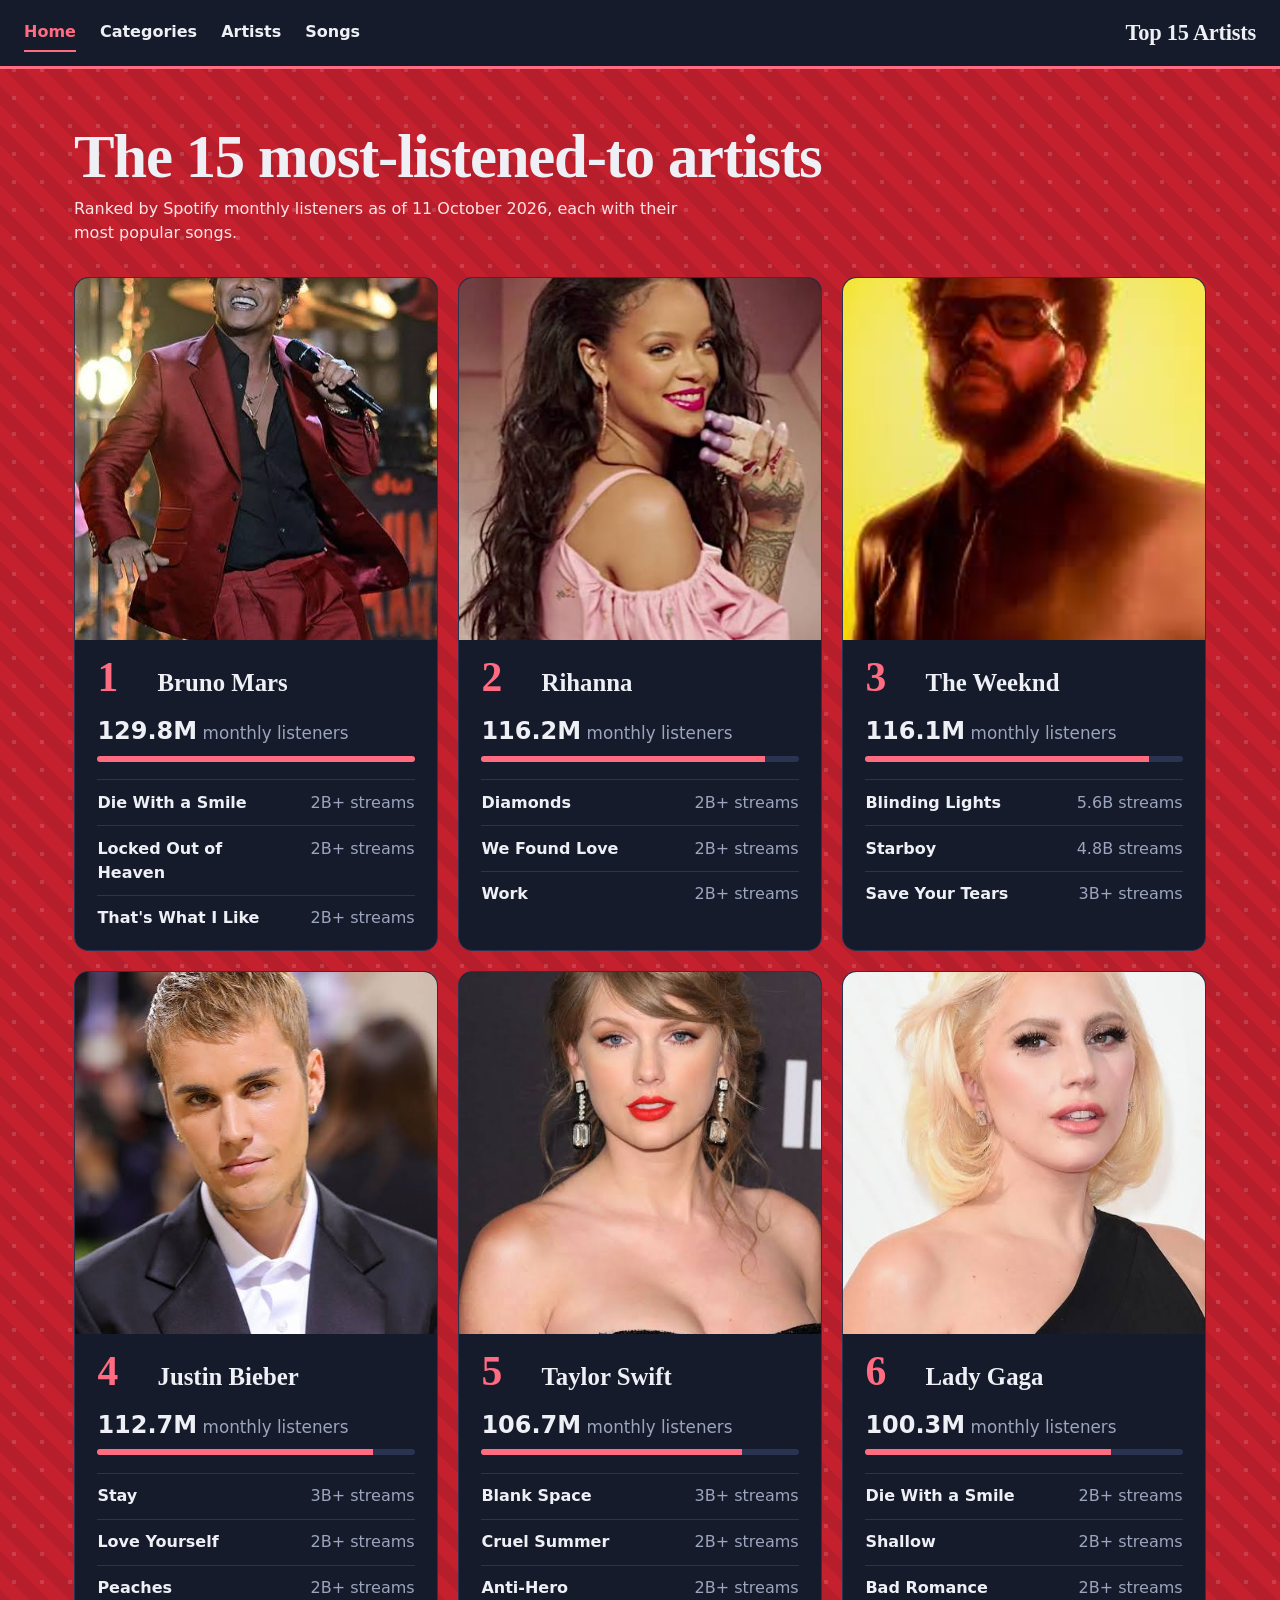
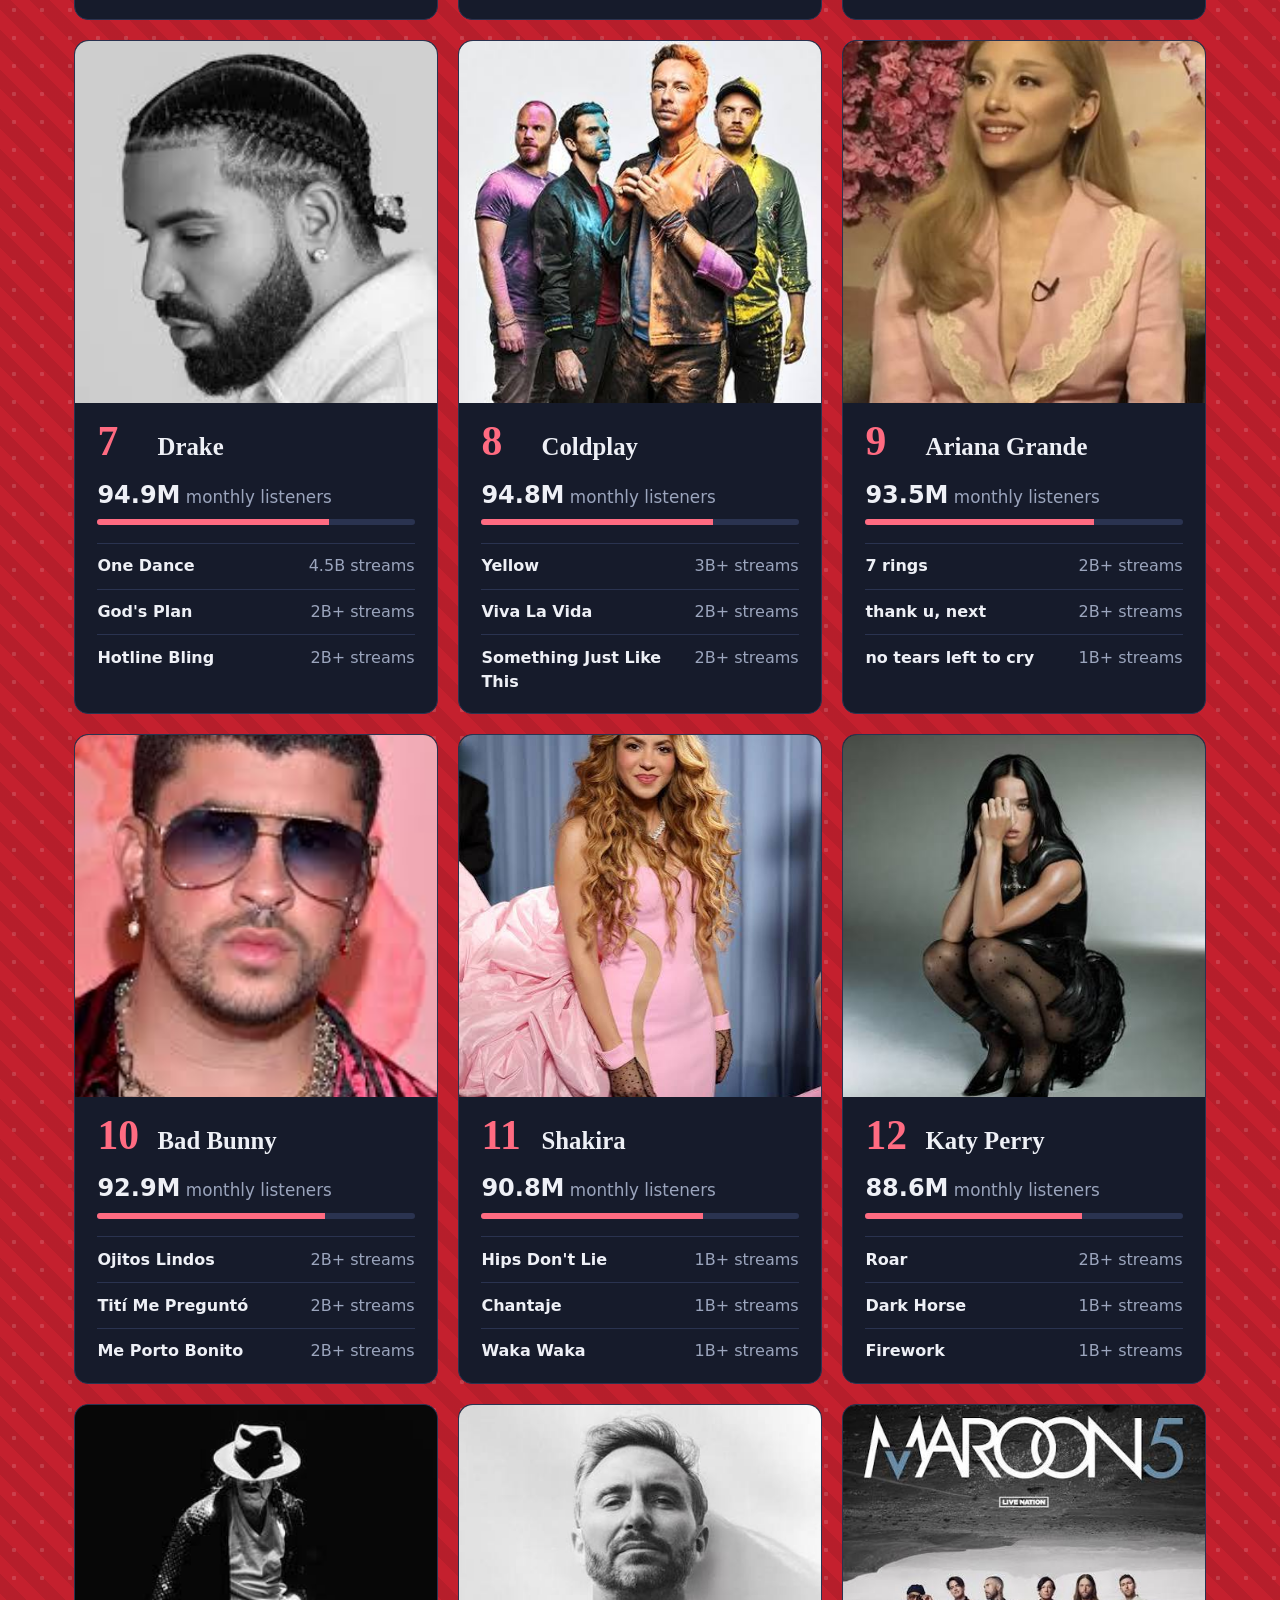
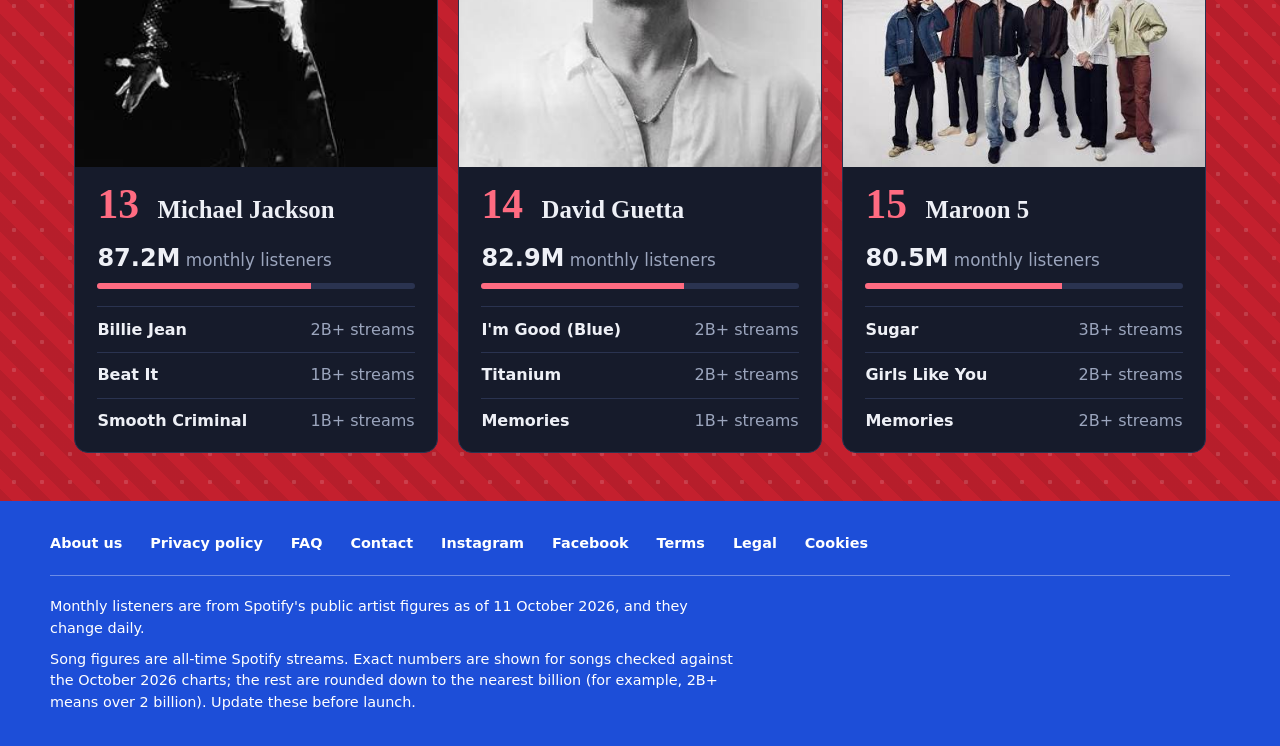
<file: index.html>
<!DOCTYPE html>
<html lang="en">
<head>
  <meta charset="UTF-8">
  <meta name="viewport" content="width=device-width, initial-scale=1">
  <title>Top 15 Artists Right Now</title>
  <link rel="stylesheet" href="styles.css">
</head>
<body>
  <header class="top-bar" id="top">
    <nav class="main-nav" aria-label="Main">
      <ul>
        <li><a href="#top" aria-current="page">Home</a></li>
        <li><a href="categories.html">Categories</a></li>
        <li><a href="artists.html">Artists</a></li>
        <li><a href="songs.html">Songs</a></li>
      </ul>
    </nav>
    <p class="brand">Top 15 Artists</p>
  </header>

  <header class="site-header">
    <h1>The 15 most-listened-to artists</h1>
    <p>Ranked by Spotify monthly listeners as of 11 October 2026, each with their most popular songs.</p>
  </header>

  <main>
    <ul class="grid" id="artists">
    <li class="card">
      <div class="photo"><img src="images/b.jpg" alt="Photo of Bruno Mars" width="400" height="400" loading="lazy" onerror="this.style.visibility='hidden'"></div>
      <div class="card-top">
        <span class="rank">1</span>
        <h2 class="artist"><a href="https://open.spotify.com/search/This%20Is%20Bruno%20Mars/playlists" target="_blank" rel="noopener noreferrer">Bruno Mars</a></h2>
      </div>
      <p class="listeners"><strong>129.8M</strong> <span>monthly listeners</span></p>
      <div class="bar" aria-hidden="true"><i style="width:100.0%"></i></div>
      <ol class="songs" aria-label="Most popular songs by Bruno Mars">
          <li><span class="song-title"><a href="https://open.spotify.com/search/Die%20With%20a%20Smile%20Bruno%20Mars" target="_blank" rel="noopener noreferrer">Die With a Smile</a></span><span class="song-streams">2B+ streams</span></li>
          <li><span class="song-title"><a href="https://open.spotify.com/search/Locked%20Out%20of%20Heaven%20Bruno%20Mars" target="_blank" rel="noopener noreferrer">Locked Out of Heaven</a></span><span class="song-streams">2B+ streams</span></li>
          <li><span class="song-title"><a href="https://open.spotify.com/search/That%27s%20What%20I%20Like%20Bruno%20Mars" target="_blank" rel="noopener noreferrer">That&#x27;s What I Like</a></span><span class="song-streams">2B+ streams</span></li>
      </ol>
    </li>
    <li class="card">
      <div class="photo"><img src="images/r.jpg" alt="Photo of Rihanna" width="400" height="400" loading="lazy" onerror="this.style.visibility='hidden'"></div>
      <div class="card-top">
        <span class="rank">2</span>
        <h2 class="artist"><a href="https://open.spotify.com/search/This%20Is%20Rihanna/playlists" target="_blank" rel="noopener noreferrer">Rihanna</a></h2>
      </div>
      <p class="listeners"><strong>116.2M</strong> <span>monthly listeners</span></p>
      <div class="bar" aria-hidden="true"><i style="width:89.5%"></i></div>
      <ol class="songs" aria-label="Most popular songs by Rihanna">
          <li><span class="song-title"><a href="https://open.spotify.com/search/Diamonds%20Rihanna" target="_blank" rel="noopener noreferrer">Diamonds</a></span><span class="song-streams">2B+ streams</span></li>
          <li><span class="song-title"><a href="https://open.spotify.com/search/We%20Found%20Love%20Rihanna" target="_blank" rel="noopener noreferrer">We Found Love</a></span><span class="song-streams">2B+ streams</span></li>
          <li><span class="song-title"><a href="https://open.spotify.com/search/Work%20Rihanna" target="_blank" rel="noopener noreferrer">Work</a></span><span class="song-streams">2B+ streams</span></li>
      </ol>
    </li>
    <li class="card">
      <div class="photo"><img src="images/tw.jpg" alt="Photo of The Weeknd" width="400" height="400" loading="lazy" onerror="this.style.visibility='hidden'"></div>
      <div class="card-top">
        <span class="rank">3</span>
        <h2 class="artist"><a href="https://open.spotify.com/search/This%20Is%20The%20Weeknd/playlists" target="_blank" rel="noopener noreferrer">The Weeknd</a></h2>
      </div>
      <p class="listeners"><strong>116.1M</strong> <span>monthly listeners</span></p>
      <div class="bar" aria-hidden="true"><i style="width:89.4%"></i></div>
      <ol class="songs" aria-label="Most popular songs by The Weeknd">
          <li><span class="song-title"><a href="https://open.spotify.com/search/Blinding%20Lights%20The%20Weeknd" target="_blank" rel="noopener noreferrer">Blinding Lights</a></span><span class="song-streams">5.6B streams</span></li>
          <li><span class="song-title"><a href="https://open.spotify.com/search/Starboy%20The%20Weeknd" target="_blank" rel="noopener noreferrer">Starboy</a></span><span class="song-streams">4.8B streams</span></li>
          <li><span class="song-title"><a href="https://open.spotify.com/search/Save%20Your%20Tears%20The%20Weeknd" target="_blank" rel="noopener noreferrer">Save Your Tears</a></span><span class="song-streams">3B+ streams</span></li>
      </ol>
    </li>
    <li class="card">
      <div class="photo"><img src="images/jb.jpg" alt="Photo of Justin Bieber" width="400" height="400" loading="lazy" onerror="this.style.visibility='hidden'"></div>
      <div class="card-top">
        <span class="rank">4</span>
        <h2 class="artist"><a href="https://open.spotify.com/search/This%20Is%20Justin%20Bieber/playlists" target="_blank" rel="noopener noreferrer">Justin Bieber</a></h2>
      </div>
      <p class="listeners"><strong>112.7M</strong> <span>monthly listeners</span></p>
      <div class="bar" aria-hidden="true"><i style="width:86.8%"></i></div>
      <ol class="songs" aria-label="Most popular songs by Justin Bieber">
          <li><span class="song-title"><a href="https://open.spotify.com/search/Stay%20Justin%20Bieber" target="_blank" rel="noopener noreferrer">Stay</a></span><span class="song-streams">3B+ streams</span></li>
          <li><span class="song-title"><a href="https://open.spotify.com/search/Love%20Yourself%20Justin%20Bieber" target="_blank" rel="noopener noreferrer">Love Yourself</a></span><span class="song-streams">2B+ streams</span></li>
          <li><span class="song-title"><a href="https://open.spotify.com/search/Peaches%20Justin%20Bieber" target="_blank" rel="noopener noreferrer">Peaches</a></span><span class="song-streams">2B+ streams</span></li>
      </ol>
    </li>
    <li class="card">
      <div class="photo"><img src="images/ts.jpg" alt="Photo of Taylor Swift" width="400" height="400" loading="lazy" onerror="this.style.visibility='hidden'"></div>
      <div class="card-top">
        <span class="rank">5</span>
        <h2 class="artist"><a href="https://open.spotify.com/search/This%20Is%20Taylor%20Swift/playlists" target="_blank" rel="noopener noreferrer">Taylor Swift</a></h2>
      </div>
      <p class="listeners"><strong>106.7M</strong> <span>monthly listeners</span></p>
      <div class="bar" aria-hidden="true"><i style="width:82.2%"></i></div>
      <ol class="songs" aria-label="Most popular songs by Taylor Swift">
          <li><span class="song-title"><a href="https://open.spotify.com/search/Blank%20Space%20Taylor%20Swift" target="_blank" rel="noopener noreferrer">Blank Space</a></span><span class="song-streams">3B+ streams</span></li>
          <li><span class="song-title"><a href="https://open.spotify.com/search/Cruel%20Summer%20Taylor%20Swift" target="_blank" rel="noopener noreferrer">Cruel Summer</a></span><span class="song-streams">2B+ streams</span></li>
          <li><span class="song-title"><a href="https://open.spotify.com/search/Anti-Hero%20Taylor%20Swift" target="_blank" rel="noopener noreferrer">Anti-Hero</a></span><span class="song-streams">2B+ streams</span></li>
      </ol>
    </li>
    <li class="card">
      <div class="photo"><img src="images/lg.jpg" alt="Photo of Lady Gaga" width="400" height="400" loading="lazy" onerror="this.style.visibility='hidden'"></div>
      <div class="card-top">
        <span class="rank">6</span>
        <h2 class="artist"><a href="https://open.spotify.com/search/This%20Is%20Lady%20Gaga/playlists" target="_blank" rel="noopener noreferrer">Lady Gaga</a></h2>
      </div>
      <p class="listeners"><strong>100.3M</strong> <span>monthly listeners</span></p>
      <div class="bar" aria-hidden="true"><i style="width:77.3%"></i></div>
      <ol class="songs" aria-label="Most popular songs by Lady Gaga">
          <li><span class="song-title"><a href="https://open.spotify.com/search/Die%20With%20a%20Smile%20Lady%20Gaga" target="_blank" rel="noopener noreferrer">Die With a Smile</a></span><span class="song-streams">2B+ streams</span></li>
          <li><span class="song-title"><a href="https://open.spotify.com/search/Shallow%20Lady%20Gaga" target="_blank" rel="noopener noreferrer">Shallow</a></span><span class="song-streams">2B+ streams</span></li>
          <li><span class="song-title"><a href="https://open.spotify.com/search/Bad%20Romance%20Lady%20Gaga" target="_blank" rel="noopener noreferrer">Bad Romance</a></span><span class="song-streams">2B+ streams</span></li>
      </ol>
    </li>
    <li class="card">
      <div class="photo"><img src="images/d.jpg" alt="Photo of Drake" width="400" height="400" loading="lazy" onerror="this.style.visibility='hidden'"></div>
      <div class="card-top">
        <span class="rank">7</span>
        <h2 class="artist"><a href="https://open.spotify.com/search/This%20Is%20Drake/playlists" target="_blank" rel="noopener noreferrer">Drake</a></h2>
      </div>
      <p class="listeners"><strong>94.9M</strong> <span>monthly listeners</span></p>
      <div class="bar" aria-hidden="true"><i style="width:73.1%"></i></div>
      <ol class="songs" aria-label="Most popular songs by Drake">
          <li><span class="song-title"><a href="https://open.spotify.com/search/One%20Dance%20Drake" target="_blank" rel="noopener noreferrer">One Dance</a></span><span class="song-streams">4.5B streams</span></li>
          <li><span class="song-title"><a href="https://open.spotify.com/search/God%27s%20Plan%20Drake" target="_blank" rel="noopener noreferrer">God&#x27;s Plan</a></span><span class="song-streams">2B+ streams</span></li>
          <li><span class="song-title"><a href="https://open.spotify.com/search/Hotline%20Bling%20Drake" target="_blank" rel="noopener noreferrer">Hotline Bling</a></span><span class="song-streams">2B+ streams</span></li>
      </ol>
    </li>
    <li class="card">
      <div class="photo"><img src="images/cp.jpg" alt="Photo of Coldplay" width="400" height="400" loading="lazy" onerror="this.style.visibility='hidden'"></div>
      <div class="card-top">
        <span class="rank">8</span>
        <h2 class="artist"><a href="https://open.spotify.com/search/This%20Is%20Coldplay/playlists" target="_blank" rel="noopener noreferrer">Coldplay</a></h2>
      </div>
      <p class="listeners"><strong>94.8M</strong> <span>monthly listeners</span></p>
      <div class="bar" aria-hidden="true"><i style="width:73.0%"></i></div>
      <ol class="songs" aria-label="Most popular songs by Coldplay">
          <li><span class="song-title"><a href="https://open.spotify.com/search/Yellow%20Coldplay" target="_blank" rel="noopener noreferrer">Yellow</a></span><span class="song-streams">3B+ streams</span></li>
          <li><span class="song-title"><a href="https://open.spotify.com/search/Viva%20La%20Vida%20Coldplay" target="_blank" rel="noopener noreferrer">Viva La Vida</a></span><span class="song-streams">2B+ streams</span></li>
          <li><span class="song-title"><a href="https://open.spotify.com/search/Something%20Just%20Like%20This%20Coldplay" target="_blank" rel="noopener noreferrer">Something Just Like This</a></span><span class="song-streams">2B+ streams</span></li>
      </ol>
    </li>
    <li class="card">
      <div class="photo"><img src="images/ag.jpg" alt="Photo of Ariana Grande" width="400" height="400" loading="lazy" onerror="this.style.visibility='hidden'"></div>
      <div class="card-top">
        <span class="rank">9</span>
        <h2 class="artist"><a href="https://open.spotify.com/search/This%20Is%20Ariana%20Grande/playlists" target="_blank" rel="noopener noreferrer">Ariana Grande</a></h2>
      </div>
      <p class="listeners"><strong>93.5M</strong> <span>monthly listeners</span></p>
      <div class="bar" aria-hidden="true"><i style="width:72.0%"></i></div>
      <ol class="songs" aria-label="Most popular songs by Ariana Grande">
          <li><span class="song-title"><a href="https://open.spotify.com/search/7%20rings%20Ariana%20Grande" target="_blank" rel="noopener noreferrer">7 rings</a></span><span class="song-streams">2B+ streams</span></li>
          <li><span class="song-title"><a href="https://open.spotify.com/search/thank%20u%2C%20next%20Ariana%20Grande" target="_blank" rel="noopener noreferrer">thank u, next</a></span><span class="song-streams">2B+ streams</span></li>
          <li><span class="song-title"><a href="https://open.spotify.com/search/no%20tears%20left%20to%20cry%20Ariana%20Grande" target="_blank" rel="noopener noreferrer">no tears left to cry</a></span><span class="song-streams">1B+ streams</span></li>
      </ol>
    </li>
    <li class="card">
      <div class="photo"><img src="images/bb.jpg" alt="Photo of Bad Bunny" width="400" height="400" loading="lazy" onerror="this.style.visibility='hidden'"></div>
      <div class="card-top">
        <span class="rank">10</span>
        <h2 class="artist"><a href="https://open.spotify.com/search/This%20Is%20Bad%20Bunny/playlists" target="_blank" rel="noopener noreferrer">Bad Bunny</a></h2>
      </div>
      <p class="listeners"><strong>92.9M</strong> <span>monthly listeners</span></p>
      <div class="bar" aria-hidden="true"><i style="width:71.6%"></i></div>
      <ol class="songs" aria-label="Most popular songs by Bad Bunny">
          <li><span class="song-title"><a href="https://open.spotify.com/search/Ojitos%20Lindos%20Bad%20Bunny" target="_blank" rel="noopener noreferrer">Ojitos Lindos</a></span><span class="song-streams">2B+ streams</span></li>
          <li><span class="song-title"><a href="https://open.spotify.com/search/Tit%C3%AD%20Me%20Pregunt%C3%B3%20Bad%20Bunny" target="_blank" rel="noopener noreferrer">Tití Me Preguntó</a></span><span class="song-streams">2B+ streams</span></li>
          <li><span class="song-title"><a href="https://open.spotify.com/search/Me%20Porto%20Bonito%20Bad%20Bunny" target="_blank" rel="noopener noreferrer">Me Porto Bonito</a></span><span class="song-streams">2B+ streams</span></li>
      </ol>
    </li>
    <li class="card">
      <div class="photo"><img src="images/s.jpg" alt="Photo of Shakira" width="400" height="400" loading="lazy" onerror="this.style.visibility='hidden'"></div>
      <div class="card-top">
        <span class="rank">11</span>
        <h2 class="artist"><a href="https://open.spotify.com/search/This%20Is%20Shakira/playlists" target="_blank" rel="noopener noreferrer">Shakira</a></h2>
      </div>
      <p class="listeners"><strong>90.8M</strong> <span>monthly listeners</span></p>
      <div class="bar" aria-hidden="true"><i style="width:70.0%"></i></div>
      <ol class="songs" aria-label="Most popular songs by Shakira">
          <li><span class="song-title"><a href="https://open.spotify.com/search/Hips%20Don%27t%20Lie%20Shakira" target="_blank" rel="noopener noreferrer">Hips Don&#x27;t Lie</a></span><span class="song-streams">1B+ streams</span></li>
          <li><span class="song-title"><a href="https://open.spotify.com/search/Chantaje%20Shakira" target="_blank" rel="noopener noreferrer">Chantaje</a></span><span class="song-streams">1B+ streams</span></li>
          <li><span class="song-title"><a href="https://open.spotify.com/search/Waka%20Waka%20Shakira" target="_blank" rel="noopener noreferrer">Waka Waka</a></span><span class="song-streams">1B+ streams</span></li>
      </ol>
    </li>
    <li class="card">
      <div class="photo"><img src="images/kp.jpg" alt="Photo of Katy Perry" width="400" height="400" loading="lazy" onerror="this.style.visibility='hidden'"></div>
      <div class="card-top">
        <span class="rank">12</span>
        <h2 class="artist"><a href="https://open.spotify.com/search/This%20Is%20Katy%20Perry/playlists" target="_blank" rel="noopener noreferrer">Katy Perry</a></h2>
      </div>
      <p class="listeners"><strong>88.6M</strong> <span>monthly listeners</span></p>
      <div class="bar" aria-hidden="true"><i style="width:68.3%"></i></div>
      <ol class="songs" aria-label="Most popular songs by Katy Perry">
          <li><span class="song-title"><a href="https://open.spotify.com/search/Roar%20Katy%20Perry" target="_blank" rel="noopener noreferrer">Roar</a></span><span class="song-streams">2B+ streams</span></li>
          <li><span class="song-title"><a href="https://open.spotify.com/search/Dark%20Horse%20Katy%20Perry" target="_blank" rel="noopener noreferrer">Dark Horse</a></span><span class="song-streams">1B+ streams</span></li>
          <li><span class="song-title"><a href="https://open.spotify.com/search/Firework%20Katy%20Perry" target="_blank" rel="noopener noreferrer">Firework</a></span><span class="song-streams">1B+ streams</span></li>
      </ol>
    </li>
    <li class="card">
      <div class="photo"><img src="images/mj.jpg" alt="Photo of Michael Jackson" width="400" height="400" loading="lazy" onerror="this.style.visibility='hidden'"></div>
      <div class="card-top">
        <span class="rank">13</span>
        <h2 class="artist"><a href="https://open.spotify.com/search/This%20Is%20Michael%20Jackson/playlists" target="_blank" rel="noopener noreferrer">Michael Jackson</a></h2>
      </div>
      <p class="listeners"><strong>87.2M</strong> <span>monthly listeners</span></p>
      <div class="bar" aria-hidden="true"><i style="width:67.2%"></i></div>
      <ol class="songs" aria-label="Most popular songs by Michael Jackson">
          <li><span class="song-title"><a href="https://open.spotify.com/search/Billie%20Jean%20Michael%20Jackson" target="_blank" rel="noopener noreferrer">Billie Jean</a></span><span class="song-streams">2B+ streams</span></li>
          <li><span class="song-title"><a href="https://open.spotify.com/search/Beat%20It%20Michael%20Jackson" target="_blank" rel="noopener noreferrer">Beat It</a></span><span class="song-streams">1B+ streams</span></li>
          <li><span class="song-title"><a href="https://open.spotify.com/search/Smooth%20Criminal%20Michael%20Jackson" target="_blank" rel="noopener noreferrer">Smooth Criminal</a></span><span class="song-streams">1B+ streams</span></li>
      </ol>
    </li>
    <li class="card">
      <div class="photo"><img src="images/dg.jpg" alt="Photo of David Guetta" width="400" height="400" loading="lazy" onerror="this.style.visibility='hidden'"></div>
      <div class="card-top">
        <span class="rank">14</span>
        <h2 class="artist"><a href="https://open.spotify.com/search/This%20Is%20David%20Guetta/playlists" target="_blank" rel="noopener noreferrer">David Guetta</a></h2>
      </div>
      <p class="listeners"><strong>82.9M</strong> <span>monthly listeners</span></p>
      <div class="bar" aria-hidden="true"><i style="width:63.9%"></i></div>
      <ol class="songs" aria-label="Most popular songs by David Guetta">
          <li><span class="song-title"><a href="https://open.spotify.com/search/I%27m%20Good%20%28Blue%29%20David%20Guetta" target="_blank" rel="noopener noreferrer">I&#x27;m Good (Blue)</a></span><span class="song-streams">2B+ streams</span></li>
          <li><span class="song-title"><a href="https://open.spotify.com/search/Titanium%20David%20Guetta" target="_blank" rel="noopener noreferrer">Titanium</a></span><span class="song-streams">2B+ streams</span></li>
          <li><span class="song-title"><a href="https://open.spotify.com/search/Memories%20David%20Guetta" target="_blank" rel="noopener noreferrer">Memories</a></span><span class="song-streams">1B+ streams</span></li>
      </ol>
    </li>
    <li class="card">
      <div class="photo"><img src="images/m5.jpg" alt="Photo of Maroon 5" width="400" height="400" loading="lazy" onerror="this.style.visibility='hidden'"></div>
      <div class="card-top">
        <span class="rank">15</span>
        <h2 class="artist"><a href="https://open.spotify.com/search/This%20Is%20Maroon%205/playlists" target="_blank" rel="noopener noreferrer">Maroon 5</a></h2>
      </div>
      <p class="listeners"><strong>80.5M</strong> <span>monthly listeners</span></p>
      <div class="bar" aria-hidden="true"><i style="width:62.0%"></i></div>
      <ol class="songs" aria-label="Most popular songs by Maroon 5">
          <li><span class="song-title"><a href="https://open.spotify.com/search/Sugar%20Maroon%205" target="_blank" rel="noopener noreferrer">Sugar</a></span><span class="song-streams">3B+ streams</span></li>
          <li><span class="song-title"><a href="https://open.spotify.com/search/Girls%20Like%20You%20Maroon%205" target="_blank" rel="noopener noreferrer">Girls Like You</a></span><span class="song-streams">2B+ streams</span></li>
          <li><span class="song-title"><a href="https://open.spotify.com/search/Memories%20Maroon%205" target="_blank" rel="noopener noreferrer">Memories</a></span><span class="song-streams">2B+ streams</span></li>
      </ol>
    </li>
    </ul>
  </main>

  <footer class="site-footer">
    <div class="footer-inner">
    <nav class="footer-nav" aria-label="Footer">
      <ul>
        <li><a href="about.html">About us</a></li>
        <li><a href="privacy.html">Privacy policy</a></li>
        <li><a href="faq.html">FAQ</a></li>
        <li><a href="contact.html">Contact</a></li>
        <li><a href="https://www.instagram.com/" target="_blank" rel="noopener noreferrer">Instagram</a></li>
        <li><a href="https://www.facebook.com/" target="_blank" rel="noopener noreferrer">Facebook</a></li>
        <li><a href="terms.html">Terms</a></li>
        <li><a href="legal.html">Legal</a></li>
        <li><a href="cookies.html">Cookies</a></li>
      </ul>
    </nav>
    <p>Monthly listeners are from Spotify's public artist figures as of 11 October 2026, and they change daily.</p>
    <p>Song figures are all-time Spotify streams. Exact numbers are shown for songs checked against the October 2026 charts; the rest are rounded down to the nearest billion (for example, 2B+ means over 2 billion). Update these before launch.</p>
    </div>
  </footer>
</body>
</html>
</file>
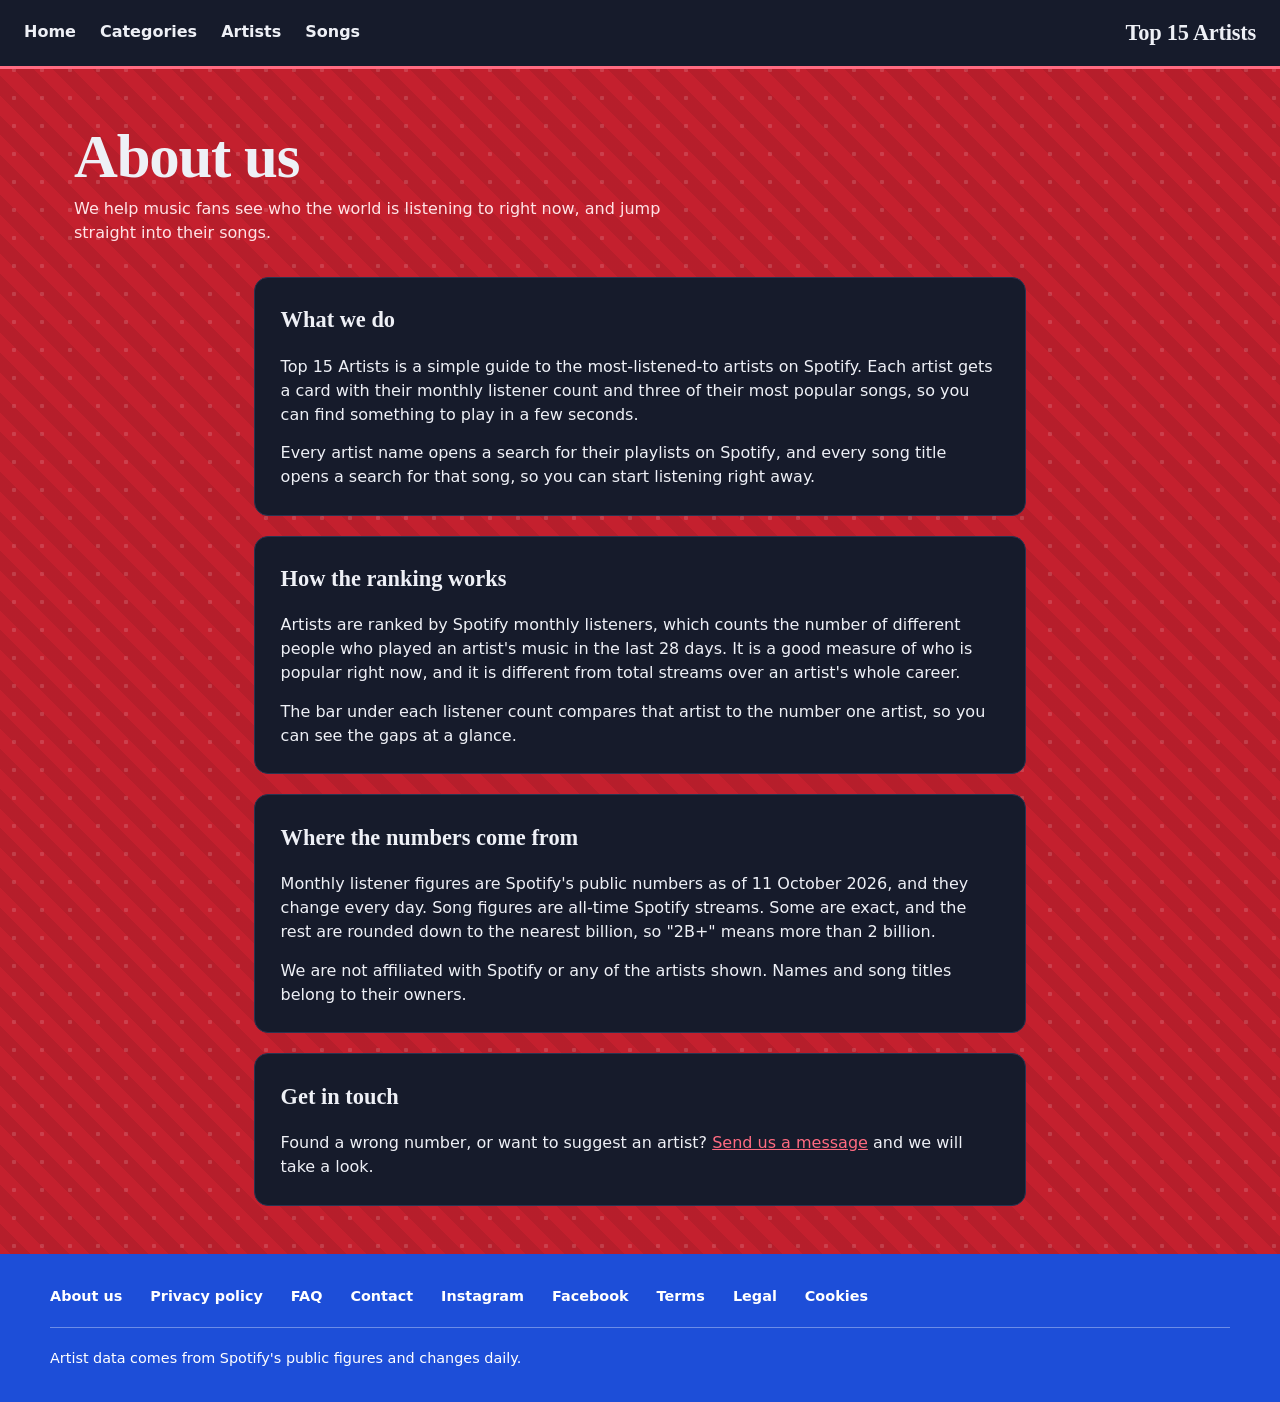
<file: about.html>
<!DOCTYPE html>
<html lang="en">
<head>
  <meta charset="UTF-8">
  <meta name="viewport" content="width=device-width, initial-scale=1">
  <title>About us | Top 15 Artists</title>
  <link rel="stylesheet" href="styles.css">
</head>
<body>
  <header class="top-bar" id="top">
    <nav class="main-nav" aria-label="Main">
      <ul>
        <li><a href="index.html">Home</a></li>
        <li><a href="categories.html">Categories</a></li>
        <li><a href="artists.html">Artists</a></li>
        <li><a href="songs.html">Songs</a></li>
      </ul>
    </nav>
    <p class="brand">Top 15 Artists</p>
  </header>

  <header class="site-header">
    <h1>About us</h1>
    <p>We help music fans see who the world is listening to right now, and jump straight into their songs.</p>
  </header>

  <main class="about-layout">
    <section class="card about-card" aria-labelledby="what-title">
      <h2 class="contact-title" id="what-title">What we do</h2>
      <p>Top 15 Artists is a simple guide to the most-listened-to artists on Spotify. Each artist gets a card with their monthly listener count and three of their most popular songs, so you can find something to play in a few seconds.</p>
      <p>Every artist name opens a search for their playlists on Spotify, and every song title opens a search for that song, so you can start listening right away.</p>
    </section>

    <section class="card about-card" aria-labelledby="how-title">
      <h2 class="contact-title" id="how-title">How the ranking works</h2>
      <p>Artists are ranked by Spotify monthly listeners, which counts the number of different people who played an artist's music in the last 28 days. It is a good measure of who is popular right now, and it is different from total streams over an artist's whole career.</p>
      <p>The bar under each listener count compares that artist to the number one artist, so you can see the gaps at a glance.</p>
    </section>

    <section class="card about-card" aria-labelledby="data-title">
      <h2 class="contact-title" id="data-title">Where the numbers come from</h2>
      <p>Monthly listener figures are Spotify's public numbers as of 11 October 2026, and they change every day. Song figures are all-time Spotify streams. Some are exact, and the rest are rounded down to the nearest billion, so "2B+" means more than 2 billion.</p>
      <p>We are not affiliated with Spotify or any of the artists shown. Names and song titles belong to their owners.</p>
    </section>

    <section class="card about-card" aria-labelledby="touch-title">
      <h2 class="contact-title" id="touch-title">Get in touch</h2>
      <p>Found a wrong number, or want to suggest an artist? <a href="contact.html">Send us a message</a> and we will take a look.</p>
    </section>
  </main>

  <footer class="site-footer">
    <div class="footer-inner">
    <nav class="footer-nav" aria-label="Footer">
      <ul>
        <li><a href="about.html" aria-current="page">About us</a></li>
        <li><a href="privacy.html">Privacy policy</a></li>
        <li><a href="faq.html">FAQ</a></li>
        <li><a href="contact.html">Contact</a></li>
        <li><a href="https://www.instagram.com/" target="_blank" rel="noopener noreferrer">Instagram</a></li>
        <li><a href="https://www.facebook.com/" target="_blank" rel="noopener noreferrer">Facebook</a></li>
        <li><a href="terms.html">Terms</a></li>
        <li><a href="legal.html">Legal</a></li>
        <li><a href="cookies.html">Cookies</a></li>
      </ul>
    </nav>
    <p>Artist data comes from Spotify's public figures and changes daily.</p>
    </div>
  </footer>
</body>
</html>
</file>
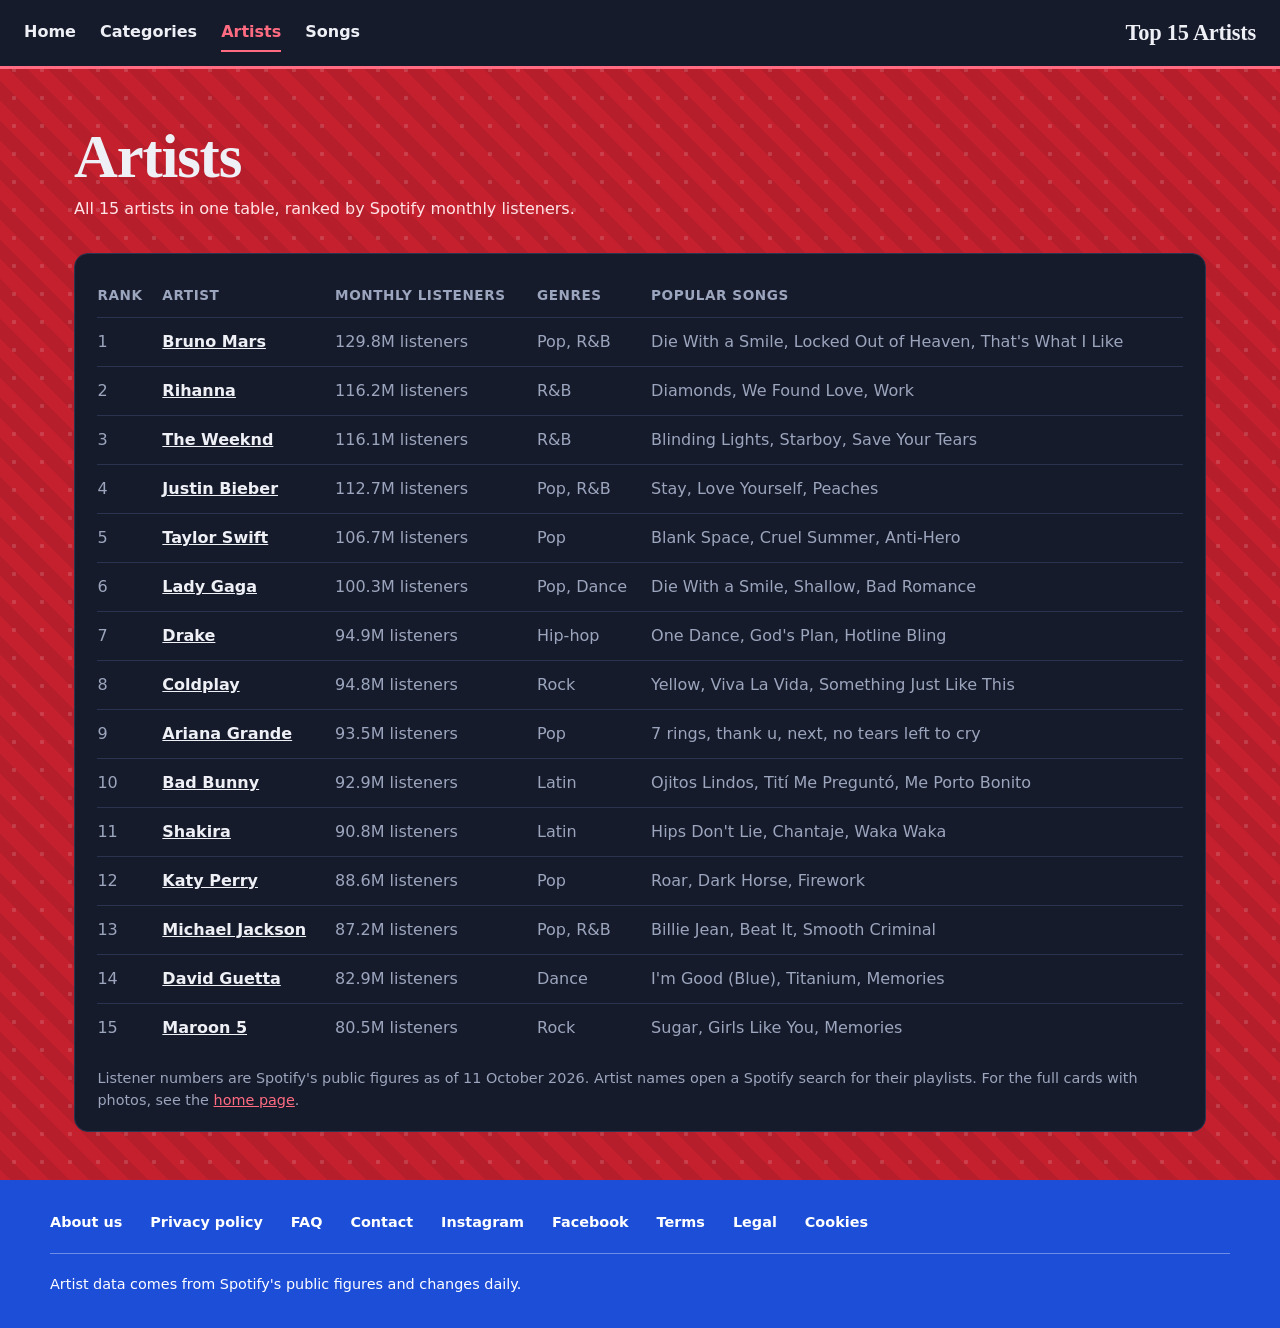
<file: artists.html>
<!DOCTYPE html>
<html lang="en">
<head>
  <meta charset="UTF-8">
  <meta name="viewport" content="width=device-width, initial-scale=1">
  <title>Artists | Top 15 Artists</title>
  <link rel="stylesheet" href="styles.css">
</head>
<body>
  <header class="top-bar" id="top">
    <nav class="main-nav" aria-label="Main">
      <ul>
        <li><a href="index.html">Home</a></li>
        <li><a href="categories.html">Categories</a></li>
        <li><a href="artists.html" aria-current="page">Artists</a></li>
        <li><a href="songs.html">Songs</a></li>
      </ul>
    </nav>
    <p class="brand">Top 15 Artists</p>
  </header>

  <header class="site-header">
    <h1>Artists</h1>
    <p>All 15 artists in one table, ranked by Spotify monthly listeners.</p>
  </header>

  <main class="table-layout">
    <section class="card table-card" aria-label="Artists">
      <div class="table-wrap">
        <table class="data-table">
          <caption class="sr-only">The 15 artists with the most Spotify monthly listeners</caption>
          <thead>
            <tr><th scope="col">Rank</th><th scope="col">Artist</th><th scope="col">Monthly listeners</th><th scope="col">Genres</th><th scope="col">Popular songs</th></tr>
          </thead>
          <tbody>
          <tr>
            <td>1</td>
            <th scope="row"><a href="https://open.spotify.com/search/This%20Is%20Bruno%20Mars/playlists" target="_blank" rel="noopener noreferrer">Bruno Mars</a></th>
            <td>129.8M listeners</td>
            <td>Pop, R&amp;B</td>
            <td>Die With a Smile, Locked Out of Heaven, That&#x27;s What I Like</td>
          </tr>
          <tr>
            <td>2</td>
            <th scope="row"><a href="https://open.spotify.com/search/This%20Is%20Rihanna/playlists" target="_blank" rel="noopener noreferrer">Rihanna</a></th>
            <td>116.2M listeners</td>
            <td>R&amp;B</td>
            <td>Diamonds, We Found Love, Work</td>
          </tr>
          <tr>
            <td>3</td>
            <th scope="row"><a href="https://open.spotify.com/search/This%20Is%20The%20Weeknd/playlists" target="_blank" rel="noopener noreferrer">The Weeknd</a></th>
            <td>116.1M listeners</td>
            <td>R&amp;B</td>
            <td>Blinding Lights, Starboy, Save Your Tears</td>
          </tr>
          <tr>
            <td>4</td>
            <th scope="row"><a href="https://open.spotify.com/search/This%20Is%20Justin%20Bieber/playlists" target="_blank" rel="noopener noreferrer">Justin Bieber</a></th>
            <td>112.7M listeners</td>
            <td>Pop, R&amp;B</td>
            <td>Stay, Love Yourself, Peaches</td>
          </tr>
          <tr>
            <td>5</td>
            <th scope="row"><a href="https://open.spotify.com/search/This%20Is%20Taylor%20Swift/playlists" target="_blank" rel="noopener noreferrer">Taylor Swift</a></th>
            <td>106.7M listeners</td>
            <td>Pop</td>
            <td>Blank Space, Cruel Summer, Anti-Hero</td>
          </tr>
          <tr>
            <td>6</td>
            <th scope="row"><a href="https://open.spotify.com/search/This%20Is%20Lady%20Gaga/playlists" target="_blank" rel="noopener noreferrer">Lady Gaga</a></th>
            <td>100.3M listeners</td>
            <td>Pop, Dance</td>
            <td>Die With a Smile, Shallow, Bad Romance</td>
          </tr>
          <tr>
            <td>7</td>
            <th scope="row"><a href="https://open.spotify.com/search/This%20Is%20Drake/playlists" target="_blank" rel="noopener noreferrer">Drake</a></th>
            <td>94.9M listeners</td>
            <td>Hip-hop</td>
            <td>One Dance, God&#x27;s Plan, Hotline Bling</td>
          </tr>
          <tr>
            <td>8</td>
            <th scope="row"><a href="https://open.spotify.com/search/This%20Is%20Coldplay/playlists" target="_blank" rel="noopener noreferrer">Coldplay</a></th>
            <td>94.8M listeners</td>
            <td>Rock</td>
            <td>Yellow, Viva La Vida, Something Just Like This</td>
          </tr>
          <tr>
            <td>9</td>
            <th scope="row"><a href="https://open.spotify.com/search/This%20Is%20Ariana%20Grande/playlists" target="_blank" rel="noopener noreferrer">Ariana Grande</a></th>
            <td>93.5M listeners</td>
            <td>Pop</td>
            <td>7 rings, thank u, next, no tears left to cry</td>
          </tr>
          <tr>
            <td>10</td>
            <th scope="row"><a href="https://open.spotify.com/search/This%20Is%20Bad%20Bunny/playlists" target="_blank" rel="noopener noreferrer">Bad Bunny</a></th>
            <td>92.9M listeners</td>
            <td>Latin</td>
            <td>Ojitos Lindos, Tití Me Preguntó, Me Porto Bonito</td>
          </tr>
          <tr>
            <td>11</td>
            <th scope="row"><a href="https://open.spotify.com/search/This%20Is%20Shakira/playlists" target="_blank" rel="noopener noreferrer">Shakira</a></th>
            <td>90.8M listeners</td>
            <td>Latin</td>
            <td>Hips Don&#x27;t Lie, Chantaje, Waka Waka</td>
          </tr>
          <tr>
            <td>12</td>
            <th scope="row"><a href="https://open.spotify.com/search/This%20Is%20Katy%20Perry/playlists" target="_blank" rel="noopener noreferrer">Katy Perry</a></th>
            <td>88.6M listeners</td>
            <td>Pop</td>
            <td>Roar, Dark Horse, Firework</td>
          </tr>
          <tr>
            <td>13</td>
            <th scope="row"><a href="https://open.spotify.com/search/This%20Is%20Michael%20Jackson/playlists" target="_blank" rel="noopener noreferrer">Michael Jackson</a></th>
            <td>87.2M listeners</td>
            <td>Pop, R&amp;B</td>
            <td>Billie Jean, Beat It, Smooth Criminal</td>
          </tr>
          <tr>
            <td>14</td>
            <th scope="row"><a href="https://open.spotify.com/search/This%20Is%20David%20Guetta/playlists" target="_blank" rel="noopener noreferrer">David Guetta</a></th>
            <td>82.9M listeners</td>
            <td>Dance</td>
            <td>I&#x27;m Good (Blue), Titanium, Memories</td>
          </tr>
          <tr>
            <td>15</td>
            <th scope="row"><a href="https://open.spotify.com/search/This%20Is%20Maroon%205/playlists" target="_blank" rel="noopener noreferrer">Maroon 5</a></th>
            <td>80.5M listeners</td>
            <td>Rock</td>
            <td>Sugar, Girls Like You, Memories</td>
          </tr>
          </tbody>
        </table>
      </div>
      <p class="table-note">Listener numbers are Spotify's public figures as of 11 October 2026. Artist names open a Spotify search for their playlists. For the full cards with photos, see the <a href="index.html#artists">home page</a>.</p>
    </section>
  </main>

  <footer class="site-footer">
    <div class="footer-inner">
    <nav class="footer-nav" aria-label="Footer">
      <ul>
        <li><a href="about.html">About us</a></li>
        <li><a href="privacy.html">Privacy policy</a></li>
        <li><a href="faq.html">FAQ</a></li>
        <li><a href="contact.html">Contact</a></li>
        <li><a href="https://www.instagram.com/" target="_blank" rel="noopener noreferrer">Instagram</a></li>
        <li><a href="https://www.facebook.com/" target="_blank" rel="noopener noreferrer">Facebook</a></li>
        <li><a href="terms.html">Terms</a></li>
        <li><a href="legal.html">Legal</a></li>
        <li><a href="cookies.html">Cookies</a></li>
      </ul>
    </nav>
    <p>Artist data comes from Spotify's public figures and changes daily.</p>
    </div>
  </footer>
</body>
</html>
</file>
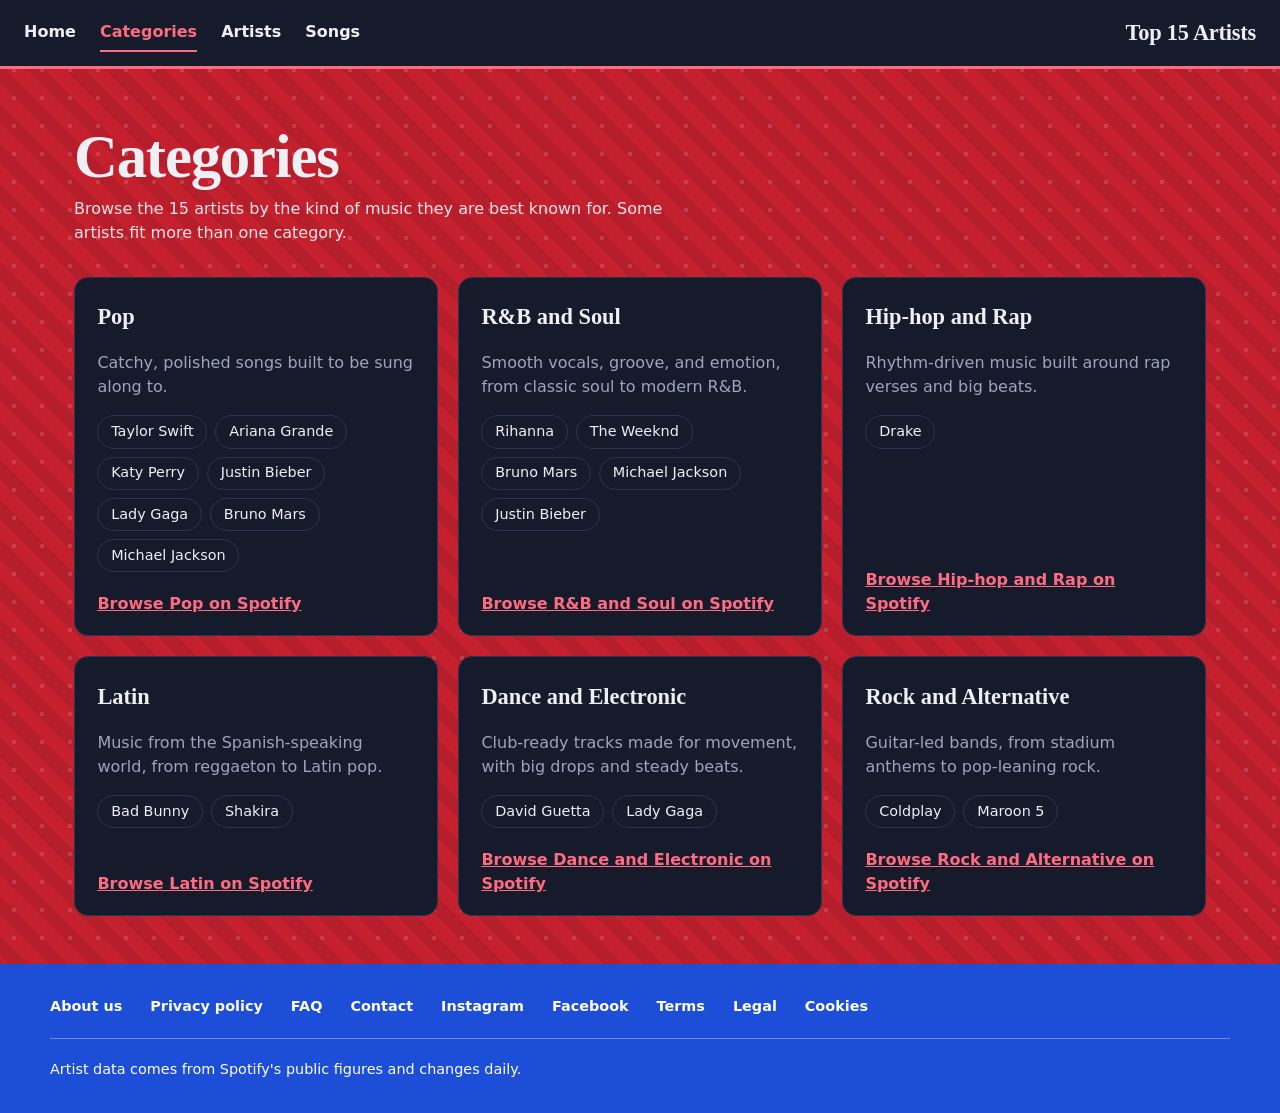
<file: categories.html>
<!DOCTYPE html>
<html lang="en">
<head>
  <meta charset="UTF-8">
  <meta name="viewport" content="width=device-width, initial-scale=1">
  <title>Categories | Top 15 Artists</title>
  <link rel="stylesheet" href="styles.css">
</head>
<body>
  <header class="top-bar" id="top">
    <nav class="main-nav" aria-label="Main">
      <ul>
         <li><a href="index.html">Home</a></li>
        <li><a href="categories.html" aria-current="page">Categories</a></li>
        <li><a href="artists.html">Artists</a></li>
        <li><a href="songs.html" >Songs</a></li>
      </ul>
    </nav>
    <p class="brand">Top 15 Artists</p>
  </header>

  <header class="site-header">
    <h1>Categories</h1>
    <p>Browse the 15 artists by the kind of music they are best known for. Some artists fit more than one category.</p>
  </header>

  <main>
    <ul class="grid">
    <li class="card category">
      <h2 class="contact-title">Pop</h2>
      <p class="cat-blurb">Catchy, polished songs built to be sung along to.</p>
      <ul class="chips" aria-label="Pop artists on this site">
          <li><a href="index.html#artists">Taylor Swift</a></li>
          <li><a href="index.html#artists">Ariana Grande</a></li>
          <li><a href="index.html#artists">Katy Perry</a></li>
          <li><a href="index.html#artists">Justin Bieber</a></li>
          <li><a href="index.html#artists">Lady Gaga</a></li>
          <li><a href="index.html#artists">Bruno Mars</a></li>
          <li><a href="index.html#artists">Michael Jackson</a></li>
      </ul>
      <a class="cat-link" href="https://open.spotify.com/search/Pop%20hits/playlists" target="_blank" rel="noopener noreferrer">Browse Pop on Spotify</a>
    </li>
    <li class="card category">
      <h2 class="contact-title">R&B and Soul</h2>
      <p class="cat-blurb">Smooth vocals, groove, and emotion, from classic soul to modern R&B.</p>
      <ul class="chips" aria-label="R&B and Soul artists on this site">
          <li><a href="index.html#artists">Rihanna</a></li>
          <li><a href="index.html#artists">The Weeknd</a></li>
          <li><a href="index.html#artists">Bruno Mars</a></li>
          <li><a href="index.html#artists">Michael Jackson</a></li>
          <li><a href="index.html#artists">Justin Bieber</a></li>
      </ul>
      <a class="cat-link" href="https://open.spotify.com/search/R%26B%20Soul%20hits/playlists" target="_blank" rel="noopener noreferrer">Browse R&B and Soul on Spotify</a>
    </li>
    <li class="card category">
      <h2 class="contact-title">Hip-hop and Rap</h2>
      <p class="cat-blurb">Rhythm-driven music built around rap verses and big beats.</p>
      <ul class="chips" aria-label="Hip-hop and Rap artists on this site">
          <li><a href="index.html#artists">Drake</a></li>
      </ul>
      <a class="cat-link" href="https://open.spotify.com/search/Hip-hop%20Rap%20hits/playlists" target="_blank" rel="noopener noreferrer">Browse Hip-hop and Rap on Spotify</a>
    </li>
    <li class="card category">
      <h2 class="contact-title">Latin</h2>
      <p class="cat-blurb">Music from the Spanish-speaking world, from reggaeton to Latin pop.</p>
      <ul class="chips" aria-label="Latin artists on this site">
          <li><a href="index.html#artists">Bad Bunny</a></li>
          <li><a href="index.html#artists">Shakira</a></li>
      </ul>
      <a class="cat-link" href="https://open.spotify.com/search/Latin%20hits/playlists" target="_blank" rel="noopener noreferrer">Browse Latin on Spotify</a>
    </li>
    <li class="card category">
      <h2 class="contact-title">Dance and Electronic</h2>
      <p class="cat-blurb">Club-ready tracks made for movement, with big drops and steady beats.</p>
      <ul class="chips" aria-label="Dance and Electronic artists on this site">
          <li><a href="index.html#artists">David Guetta</a></li>
          <li><a href="index.html#artists">Lady Gaga</a></li>
      </ul>
      <a class="cat-link" href="https://open.spotify.com/search/Dance%20Electronic%20hits/playlists" target="_blank" rel="noopener noreferrer">Browse Dance and Electronic on Spotify</a>
    </li>
    <li class="card category">
      <h2 class="contact-title">Rock and Alternative</h2>
      <p class="cat-blurb">Guitar-led bands, from stadium anthems to pop-leaning rock.</p>
      <ul class="chips" aria-label="Rock and Alternative artists on this site">
          <li><a href="index.html#artists">Coldplay</a></li>
          <li><a href="index.html#artists">Maroon 5</a></li>
      </ul>
      <a class="cat-link" href="https://open.spotify.com/search/Rock%20Alternative%20hits/playlists" target="_blank" rel="noopener noreferrer">Browse Rock and Alternative on Spotify</a>
    </li>
    </ul>
  </main>

  <footer class="site-footer">
    <div class="footer-inner">
    <nav class="footer-nav" aria-label="Footer">
      <ul>
        <li><a href="about.html">About us</a></li>
        <li><a href="privacy.html">Privacy policy</a></li>
        <li><a href="faq.html">FAQ</a></li>
        <li><a href="contact.html">Contact</a></li>
        <li><a href="https://www.instagram.com/" target="_blank" rel="noopener noreferrer">Instagram</a></li>
        <li><a href="https://www.facebook.com/" target="_blank" rel="noopener noreferrer">Facebook</a></li>
        <li><a href="terms.html">Terms</a></li>
        <li><a href="legal.html">Legal</a></li>
        <li><a href="cookies.html">Cookies</a></li>
      </ul>
    </nav>
    <p>Artist data comes from Spotify's public figures and changes daily.</p>
    </div>
  </footer>
</body>
</html>
</file>
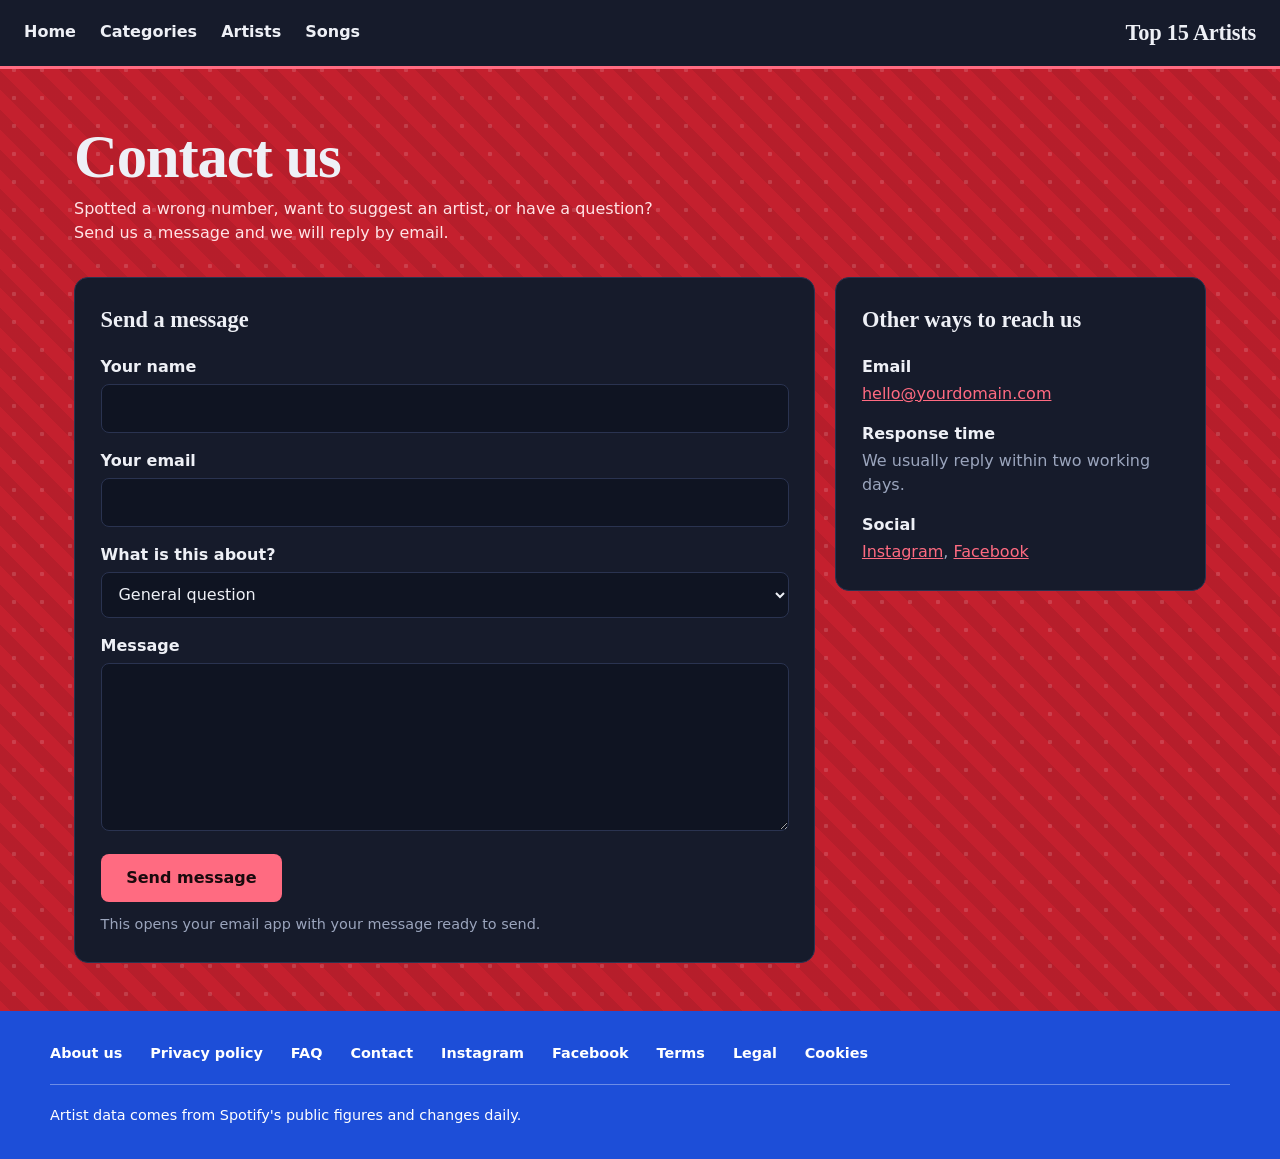
<file: contact.html>
<!DOCTYPE html>
<html lang="en">
<head>
  <meta charset="UTF-8">
  <meta name="viewport" content="width=device-width, initial-scale=1">
  <title>Contact us | Top 15 Artists</title>
  <link rel="stylesheet" href="styles.css">
</head>
<body>
  <header class="top-bar" id="top">
    <nav class="main-nav" aria-label="Main">
      <ul>
         <li><a href="index.html">Home</a></li>
        <li><a href="categories.html">Categories</a></li>
        <li><a href="artists.html">Artists</a></li>
        <li><a href="songs.html">Songs</a></li>
      </ul>
    </nav>
    <p class="brand">Top 15 Artists</p>
  </header>

  <header class="site-header">
    <h1>Contact us</h1>
    <p>Spotted a wrong number, want to suggest an artist, or have a question? Send us a message and we will reply by email.</p>
  </header>

  <main class="contact-layout">
    <section class="card contact-card" aria-labelledby="form-title">
      <h2 class="contact-title" id="form-title">Send a message</h2>
      <form id="contact-form">
        <div class="field">
          <label for="name">Your name</label>
          <input id="name" name="name" type="text" autocomplete="name" required>
        </div>
        <div class="field">
          <label for="email">Your email</label>
          <input id="email" name="email" type="email" autocomplete="email" required>
        </div>
        <div class="field">
          <label for="topic">What is this about?</label>
          <select id="topic" name="topic">
            <option>General question</option>
            <option>Wrong number or song</option>
            <option>Suggest an artist</option>
            <option>Advertising or partnership</option>
          </select>
        </div>
        <div class="field">
          <label for="message">Message</label>
          <textarea id="message" name="message" rows="6" required></textarea>
        </div>
        <button type="submit" class="button">Send message</button>
        <p class="form-note">This opens your email app with your message ready to send.</p>
      </form>
    </section>

    <aside class="card contact-card" aria-labelledby="details-title">
      <h2 class="contact-title" id="details-title">Other ways to reach us</h2>
      <dl class="details">
        <dt>Email</dt>
        <dd><a href="mailto:hello@yourdomain.com">hello@yourdomain.com</a></dd>
        <dt>Response time</dt>
        <dd>We usually reply within two working days.</dd>
        <dt>Social</dt>
        <dd>
          <a href="https://www.instagram.com/" target="_blank" rel="noopener noreferrer">Instagram</a>,
          <a href="https://www.facebook.com/" target="_blank" rel="noopener noreferrer">Facebook</a>
        </dd>
      </dl>
    </aside>
  </main>

  <footer class="site-footer">
    <div class="footer-inner">
    <nav class="footer-nav" aria-label="Footer">
      <ul>
        <li><a href="about.html">About us</a></li>
        <li><a href="privacy.html">Privacy policy</a></li>
        <li><a href="faq.html">FAQ</a></li>
        <li><a href="contact.html" aria-current="page">Contact</a></li>
        <li><a href="https://www.instagram.com/" target="_blank" rel="noopener noreferrer">Instagram</a></li>
        <li><a href="https://www.facebook.com/" target="_blank" rel="noopener noreferrer">Facebook</a></li>
        <li><a href="terms.html">Terms</a></li>
        <li><a href="legal.html">Legal</a></li>
        <li><a href="cookies.html">Cookies</a></li>
      </ul>
    </nav>
    <p>Artist data comes from Spotify's public figures and changes daily.</p>
    </div>
  </footer>

  <script>
    // Opens the visitor's email app with the form filled in.
    // Change SEND_TO to your real address (or connect the form to a form service later).
    var SEND_TO = "hello@yourdomain.com";
    document.getElementById("contact-form").addEventListener("submit", function (e) {
      e.preventDefault();
      var f = e.target;
      var subject = "[" + f.topic.value + "] from " + f.name.value;
      var body = f.message.value + "\n\n" + f.name.value + "\n" + f.email.value;
      window.location.href = "mailto:" + SEND_TO +
        "?subject=" + encodeURIComponent(subject) +
        "&body=" + encodeURIComponent(body);
    });
  </script>
</body>
</html>
</file>
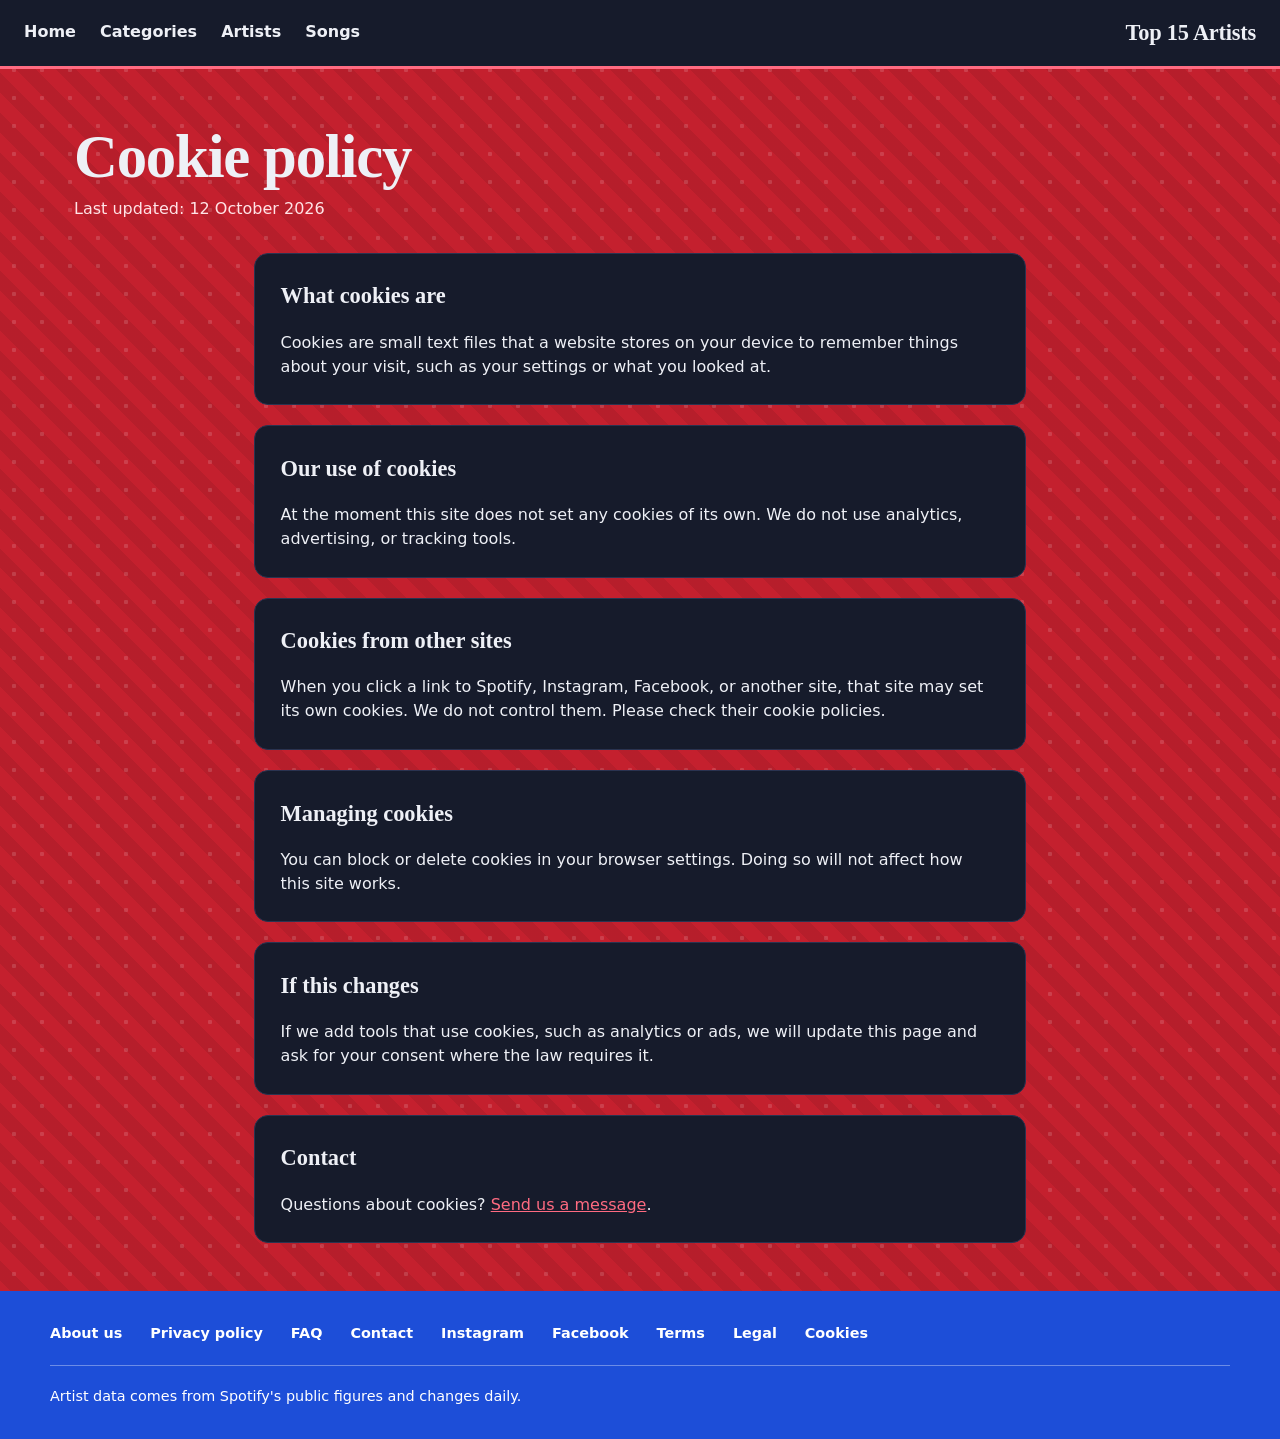
<file: cookies.html>
<!DOCTYPE html>
<html lang="en">
<head>
  <meta charset="UTF-8">
  <meta name="viewport" content="width=device-width, initial-scale=1">
  <title>Cookies | Top 15 Artists</title>
  <link rel="stylesheet" href="styles.css">
</head>
<body>
  <header class="top-bar" id="top">
    <nav class="main-nav" aria-label="Main">
      <ul>
        <li><a href="index.html">Home</a></li>
        <li><a href="categories.html">Categories</a></li>
        <li><a href="artists.html">Artists</a></li>
        <li><a href="songs.html">Songs</a></li>
      </ul>
    </nav>
    <p class="brand">Top 15 Artists</p>
  </header>

  <header class="site-header">
    <h1>Cookie policy</h1>
    <p>Last updated: 12 October 2026</p>
  </header>

  <main class="about-layout">
    <section class="card about-card" aria-labelledby="c1">
      <h2 class="contact-title" id="c1">What cookies are</h2>
      <p>Cookies are small text files that a website stores on your device to remember things about your visit, such as your settings or what you looked at.</p>
    </section>
    <section class="card about-card" aria-labelledby="c2">
      <h2 class="contact-title" id="c2">Our use of cookies</h2>
      <p>At the moment this site does not set any cookies of its own. We do not use analytics, advertising, or tracking tools.</p>
    </section>
    <section class="card about-card" aria-labelledby="c3">
      <h2 class="contact-title" id="c3">Cookies from other sites</h2>
      <p>When you click a link to Spotify, Instagram, Facebook, or another site, that site may set its own cookies. We do not control them. Please check their cookie policies.</p>
    </section>
    <section class="card about-card" aria-labelledby="c4">
      <h2 class="contact-title" id="c4">Managing cookies</h2>
      <p>You can block or delete cookies in your browser settings. Doing so will not affect how this site works.</p>
    </section>
    <section class="card about-card" aria-labelledby="c5">
      <h2 class="contact-title" id="c5">If this changes</h2>
      <p>If we add tools that use cookies, such as analytics or ads, we will update this page and ask for your consent where the law requires it.</p>
    </section>
    <section class="card about-card" aria-labelledby="c6">
      <h2 class="contact-title" id="c6">Contact</h2>
      <p>Questions about cookies? <a href="contact.html">Send us a message</a>.</p>
    </section>
  </main>

  <footer class="site-footer">
    <div class="footer-inner">
    <nav class="footer-nav" aria-label="Footer">
      <ul>
        <li><a href="about.html">About us</a></li>
        <li><a href="privacy.html">Privacy policy</a></li>
        <li><a href="faq.html">FAQ</a></li>
        <li><a href="contact.html">Contact</a></li>
        <li><a href="https://www.instagram.com/" target="_blank" rel="noopener noreferrer">Instagram</a></li>
        <li><a href="https://www.facebook.com/" target="_blank" rel="noopener noreferrer">Facebook</a></li>
        <li><a href="terms.html">Terms</a></li>
        <li><a href="legal.html">Legal</a></li>
        <li><a href="cookies.html" aria-current="page">Cookies</a></li>
      </ul>
    </nav>
    <p>Artist data comes from Spotify's public figures and changes daily.</p>
    </div>
  </footer>
</body>
</html>
</file>
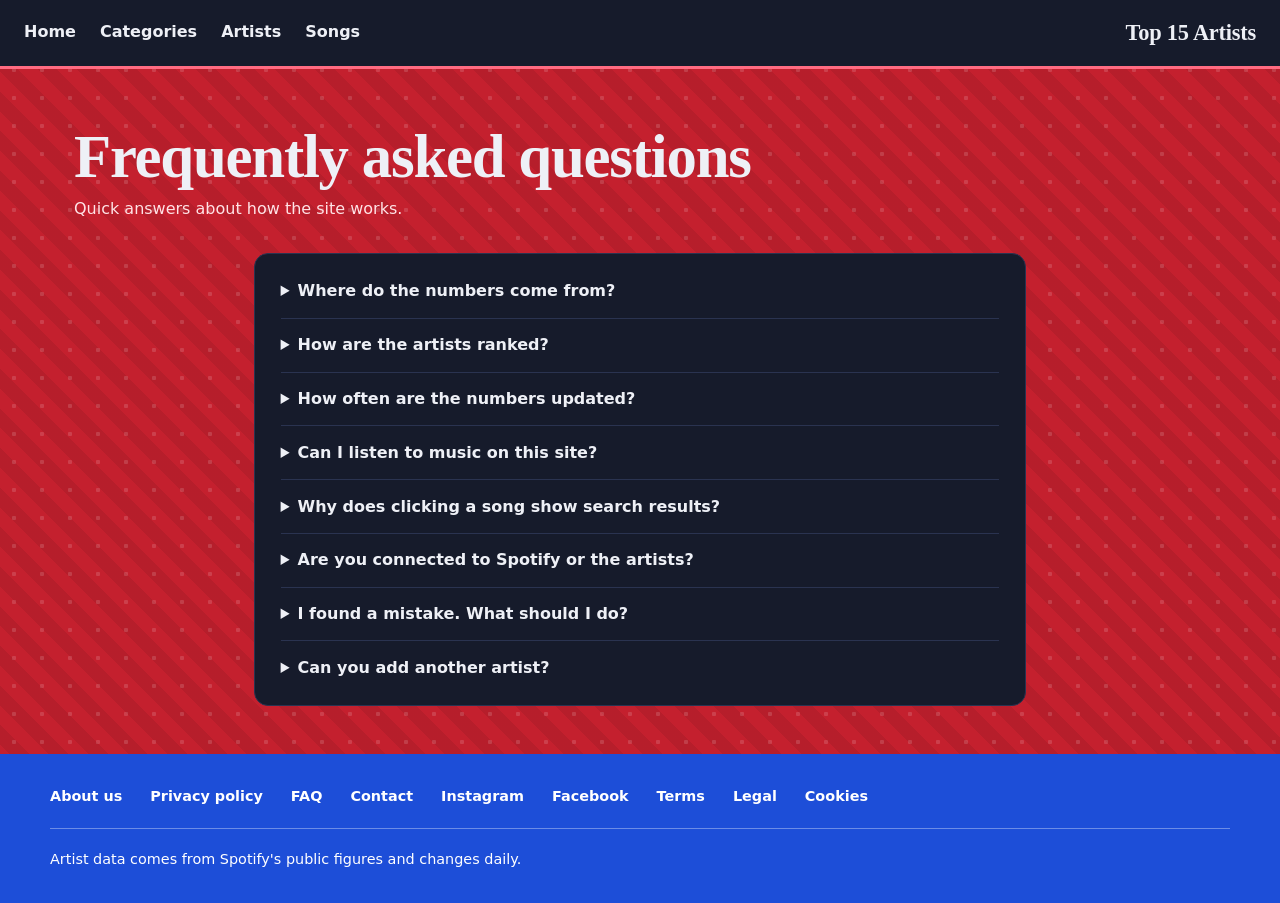
<file: faq.html>
<!DOCTYPE html>
<html lang="en">
<head>
  <meta charset="UTF-8">
  <meta name="viewport" content="width=device-width, initial-scale=1">
  <title>FAQ | Top 15 Artists</title>
  <link rel="stylesheet" href="styles.css">
</head>
<body>
  <header class="top-bar" id="top">
    <nav class="main-nav" aria-label="Main">
      <ul>
        <li><a href="index.html">Home</a></li>
        <li><a href="categories.html">Categories</a></li>
        <li><a href="artists.html">Artists</a></li>
        <li><a href="songs.html">Songs</a></li>
      </ul>
    </nav>
    <p class="brand">Top 15 Artists</p>
  </header>

  <header class="site-header">
    <h1>Frequently asked questions</h1>
    <p>Quick answers about how the site works.</p>
  </header>

  <main class="about-layout">
    <section class="card about-card faq" aria-label="Frequently asked questions">
      <details>
        <summary>Where do the numbers come from?</summary>
        <p>Artist listener numbers are Spotify's public monthly listener figures. Song figures are all-time Spotify streams, and some are rounded down to the nearest billion, so "2B+" means more than 2 billion.</p>
      </details>
      <details>
        <summary>How are the artists ranked?</summary>
        <p>By Spotify monthly listeners, which counts the different people who played an artist in the last 28 days. It shows who is popular right now, not who has the most streams over a whole career.</p>
      </details>
      <details>
        <summary>How often are the numbers updated?</summary>
        <p>We update them by hand, so they can lag behind Spotify, which changes its numbers daily. The date on the home page tells you when the listener numbers were taken.</p>
      </details>
      <details>
        <summary>Can I listen to music on this site?</summary>
        <p>No. We do not host or stream any music. Artist names and song titles are links that take you to Spotify, where you can play them.</p>
      </details>
      <details>
        <summary>Why does clicking a song show search results?</summary>
        <p>The links open a Spotify search for that song and artist, so you can pick the version you want. The right track is usually the first result.</p>
      </details>
      <details>
        <summary>Are you connected to Spotify or the artists?</summary>
        <p>No. We are an independent site and are not affiliated with, or endorsed by, Spotify or any artist shown.</p>
      </details>
      <details>
        <summary>I found a mistake. What should I do?</summary>
        <p>Please <a href="contact.html">send us a message</a> and say which artist or song is wrong. We will check it and fix it.</p>
      </details>
      <details>
        <summary>Can you add another artist?</summary>
        <p>You can suggest one through our <a href="contact.html">contact page</a>. The list currently shows the 15 artists with the most monthly listeners.</p>
      </details>
    </section>
  </main>

  <footer class="site-footer">
    <div class="footer-inner">
    <nav class="footer-nav" aria-label="Footer">
      <ul>
        <li><a href="about.html">About us</a></li>
        <li><a href="privacy.html">Privacy policy</a></li>
        <li><a href="faq.html" aria-current="page">FAQ</a></li>
        <li><a href="contact.html">Contact</a></li>
        <li><a href="https://www.instagram.com/" target="_blank" rel="noopener noreferrer">Instagram</a></li>
        <li><a href="https://www.facebook.com/" target="_blank" rel="noopener noreferrer">Facebook</a></li>
        <li><a href="terms.html">Terms</a></li>
        <li><a href="legal.html">Legal</a></li>
        <li><a href="cookies.html">Cookies</a></li>
      </ul>
    </nav>
    <p>Artist data comes from Spotify's public figures and changes daily.</p>
    </div>
  </footer>
</body>
</html>
</file>
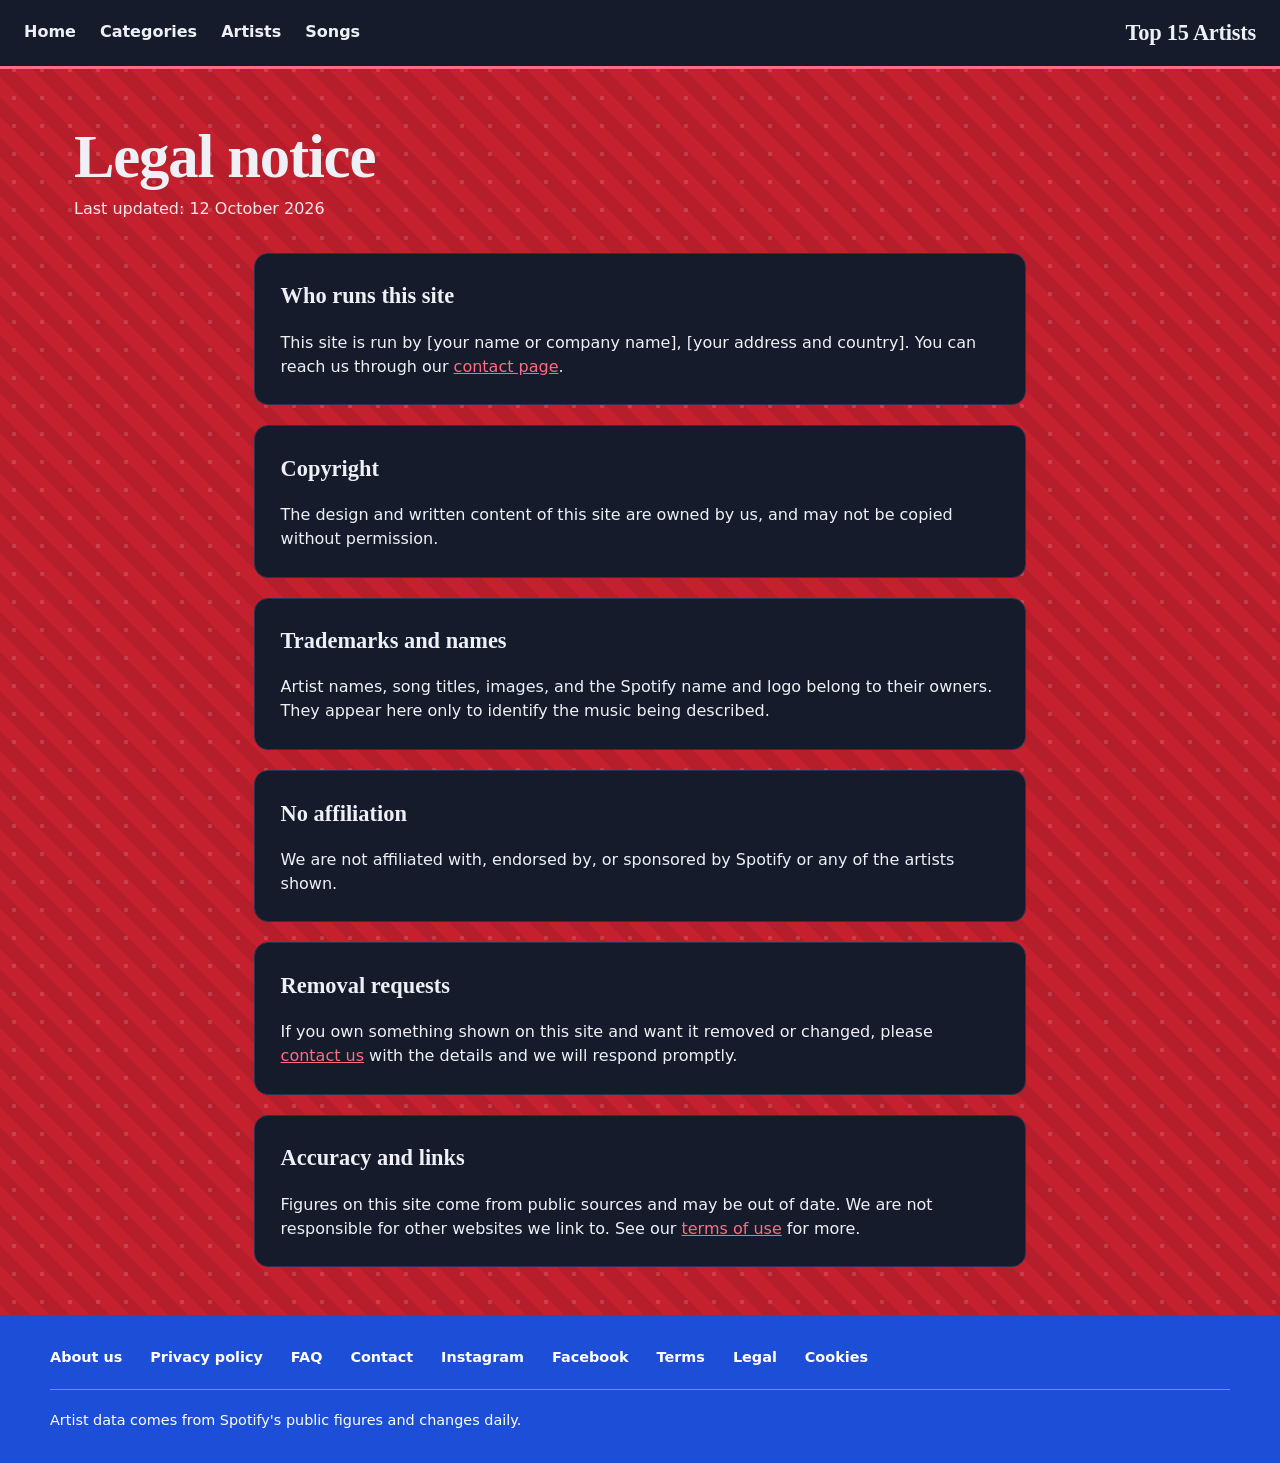
<file: legal.html>
<!DOCTYPE html>
<html lang="en">
<head>
  <meta charset="UTF-8">
  <meta name="viewport" content="width=device-width, initial-scale=1">
  <title>Legal | Top 15 Artists</title>
  <link rel="stylesheet" href="styles.css">
</head>
<body>
  <header class="top-bar" id="top">
    <nav class="main-nav" aria-label="Main">
      <ul>
         <li><a href="index.html">Home</a></li>
        <li><a href="categories.html">Categories</a></li>
        <li><a href="artists.html">Artists</a></li>
        <li><a href="songs.html">Songs</a></li>
      </ul>
    </nav>
    <p class="brand">Top 15 Artists</p>
  </header>

  <header class="site-header">
    <h1>Legal notice</h1>
    <p>Last updated: 12 October 2026</p>
  </header>

  <main class="about-layout">
    <section class="card about-card" aria-labelledby="l1">
      <h2 class="contact-title" id="l1">Who runs this site</h2>
      <p>This site is run by [your name or company name], [your address and country]. You can reach us through our <a href="contact.html">contact page</a>.</p>
    </section>
    <section class="card about-card" aria-labelledby="l2">
      <h2 class="contact-title" id="l2">Copyright</h2>
      <p>The design and written content of this site are owned by us, and may not be copied without permission.</p>
    </section>
    <section class="card about-card" aria-labelledby="l3">
      <h2 class="contact-title" id="l3">Trademarks and names</h2>
      <p>Artist names, song titles, images, and the Spotify name and logo belong to their owners. They appear here only to identify the music being described.</p>
    </section>
    <section class="card about-card" aria-labelledby="l4">
      <h2 class="contact-title" id="l4">No affiliation</h2>
      <p>We are not affiliated with, endorsed by, or sponsored by Spotify or any of the artists shown.</p>
    </section>
    <section class="card about-card" aria-labelledby="l5">
      <h2 class="contact-title" id="l5">Removal requests</h2>
      <p>If you own something shown on this site and want it removed or changed, please <a href="contact.html">contact us</a> with the details and we will respond promptly.</p>
    </section>
    <section class="card about-card" aria-labelledby="l6">
      <h2 class="contact-title" id="l6">Accuracy and links</h2>
      <p>Figures on this site come from public sources and may be out of date. We are not responsible for other websites we link to. See our <a href="terms.html">terms of use</a> for more.</p>
    </section>
  </main>

  <footer class="site-footer">
    <div class="footer-inner">
    <nav class="footer-nav" aria-label="Footer">
      <ul>
        <li><a href="about.html">About us</a></li>
        <li><a href="privacy.html">Privacy policy</a></li>
        <li><a href="faq.html">FAQ</a></li>
        <li><a href="contact.html">Contact</a></li>
        <li><a href="https://www.instagram.com/" target="_blank" rel="noopener noreferrer">Instagram</a></li>
        <li><a href="https://www.facebook.com/" target="_blank" rel="noopener noreferrer">Facebook</a></li>
        <li><a href="terms.html">Terms</a></li>
        <li><a href="legal.html" aria-current="page">Legal</a></li>
        <li><a href="cookies.html">Cookies</a></li>
      </ul>
    </nav>
    <p>Artist data comes from Spotify's public figures and changes daily.</p>
    </div>
  </footer>
</body>
</html>
</file>
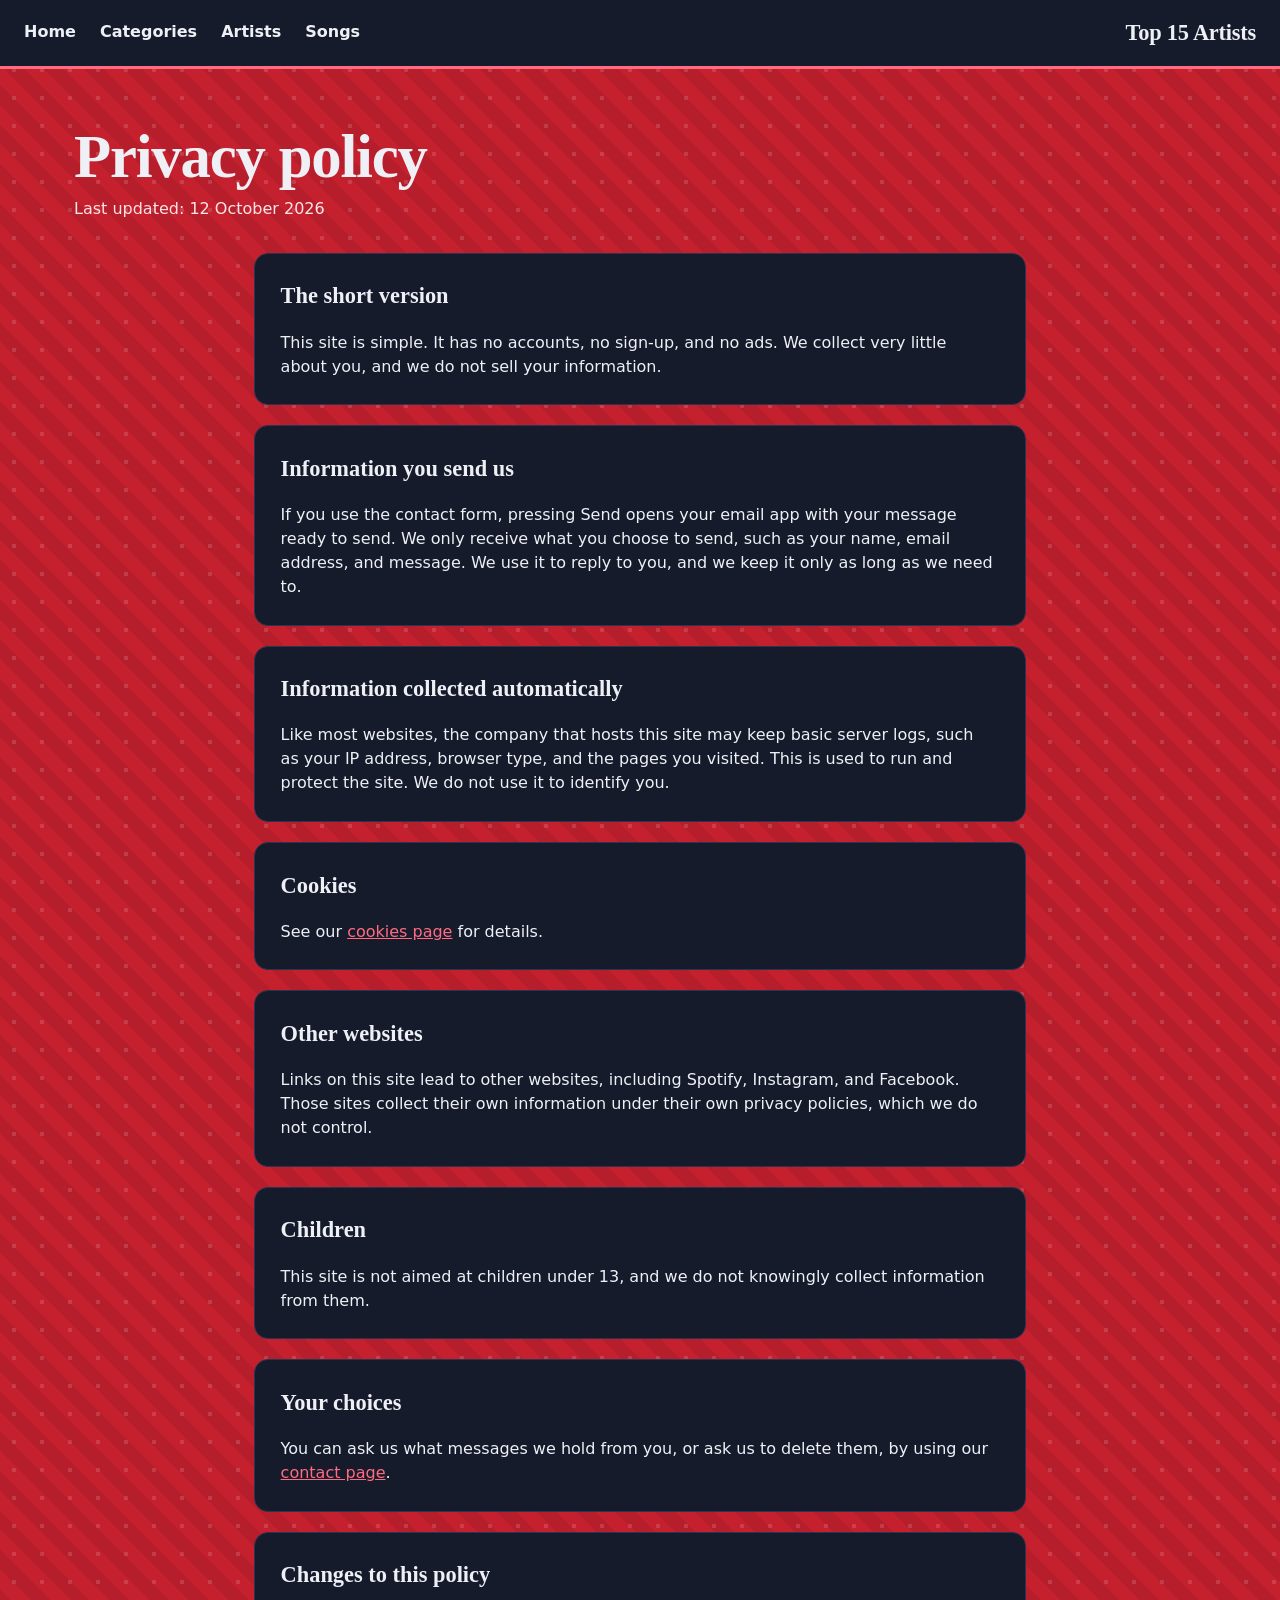
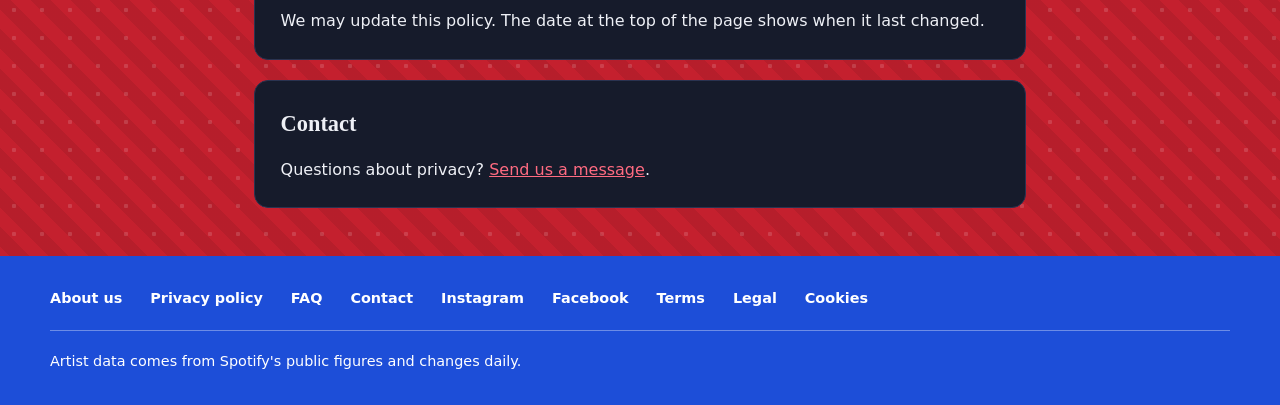
<file: privacy.html>
<!DOCTYPE html>
<html lang="en">
<head>
  <meta charset="UTF-8">
  <meta name="viewport" content="width=device-width, initial-scale=1">
  <title>Privacy policy | Top 15 Artists</title>
  <link rel="stylesheet" href="styles.css">
</head>
<body>
  <header class="top-bar" id="top">
    <nav class="main-nav" aria-label="Main">
      <ul>
        <li><a href="index.html">Home</a></li>
        <li><a href="categories.html">Categories</a></li>
        <li><a href="artists.html">Artists</a></li>
        <li><a href="songs.html">Songs</a></li>
      </ul>
    </nav>
    <p class="brand">Top 15 Artists</p>
  </header>

  <header class="site-header">
    <h1>Privacy policy</h1>
    <p>Last updated: 12 October 2026</p>
  </header>

  <main class="about-layout">
    <section class="card about-card" aria-labelledby="p1">
      <h2 class="contact-title" id="p1">The short version</h2>
      <p>This site is simple. It has no accounts, no sign-up, and no ads. We collect very little about you, and we do not sell your information.</p>
    </section>
    <section class="card about-card" aria-labelledby="p2">
      <h2 class="contact-title" id="p2">Information you send us</h2>
      <p>If you use the contact form, pressing Send opens your email app with your message ready to send. We only receive what you choose to send, such as your name, email address, and message. We use it to reply to you, and we keep it only as long as we need to.</p>
    </section>
    <section class="card about-card" aria-labelledby="p3">
      <h2 class="contact-title" id="p3">Information collected automatically</h2>
      <p>Like most websites, the company that hosts this site may keep basic server logs, such as your IP address, browser type, and the pages you visited. This is used to run and protect the site. We do not use it to identify you.</p>
    </section>
    <section class="card about-card" aria-labelledby="p4">
      <h2 class="contact-title" id="p4">Cookies</h2>
      <p>See our <a href="cookies.html">cookies page</a> for details.</p>
    </section>
    <section class="card about-card" aria-labelledby="p5">
      <h2 class="contact-title" id="p5">Other websites</h2>
      <p>Links on this site lead to other websites, including Spotify, Instagram, and Facebook. Those sites collect their own information under their own privacy policies, which we do not control.</p>
    </section>
    <section class="card about-card" aria-labelledby="p6">
      <h2 class="contact-title" id="p6">Children</h2>
      <p>This site is not aimed at children under 13, and we do not knowingly collect information from them.</p>
    </section>
    <section class="card about-card" aria-labelledby="p7">
      <h2 class="contact-title" id="p7">Your choices</h2>
      <p>You can ask us what messages we hold from you, or ask us to delete them, by using our <a href="contact.html">contact page</a>.</p>
    </section>
    <section class="card about-card" aria-labelledby="p8">
      <h2 class="contact-title" id="p8">Changes to this policy</h2>
      <p>We may update this policy. The date at the top of the page shows when it last changed.</p>
    </section>
    <section class="card about-card" aria-labelledby="p9">
      <h2 class="contact-title" id="p9">Contact</h2>
      <p>Questions about privacy? <a href="contact.html">Send us a message</a>.</p>
    </section>
  </main>

  <footer class="site-footer">
    <div class="footer-inner">
    <nav class="footer-nav" aria-label="Footer">
      <ul>
        <li><a href="about.html">About us</a></li>
        <li><a href="privacy.html" aria-current="page">Privacy policy</a></li>
        <li><a href="faq.html">FAQ</a></li>
        <li><a href="contact.html">Contact</a></li>
        <li><a href="https://www.instagram.com/" target="_blank" rel="noopener noreferrer">Instagram</a></li>
        <li><a href="https://www.facebook.com/" target="_blank" rel="noopener noreferrer">Facebook</a></li>
        <li><a href="terms.html">Terms</a></li>
        <li><a href="legal.html">Legal</a></li>
        <li><a href="cookies.html">Cookies</a></li>
      </ul>
    </nav>
    <p>Artist data comes from Spotify's public figures and changes daily.</p>
    </div>
  </footer>
</body>
</html>
</file>
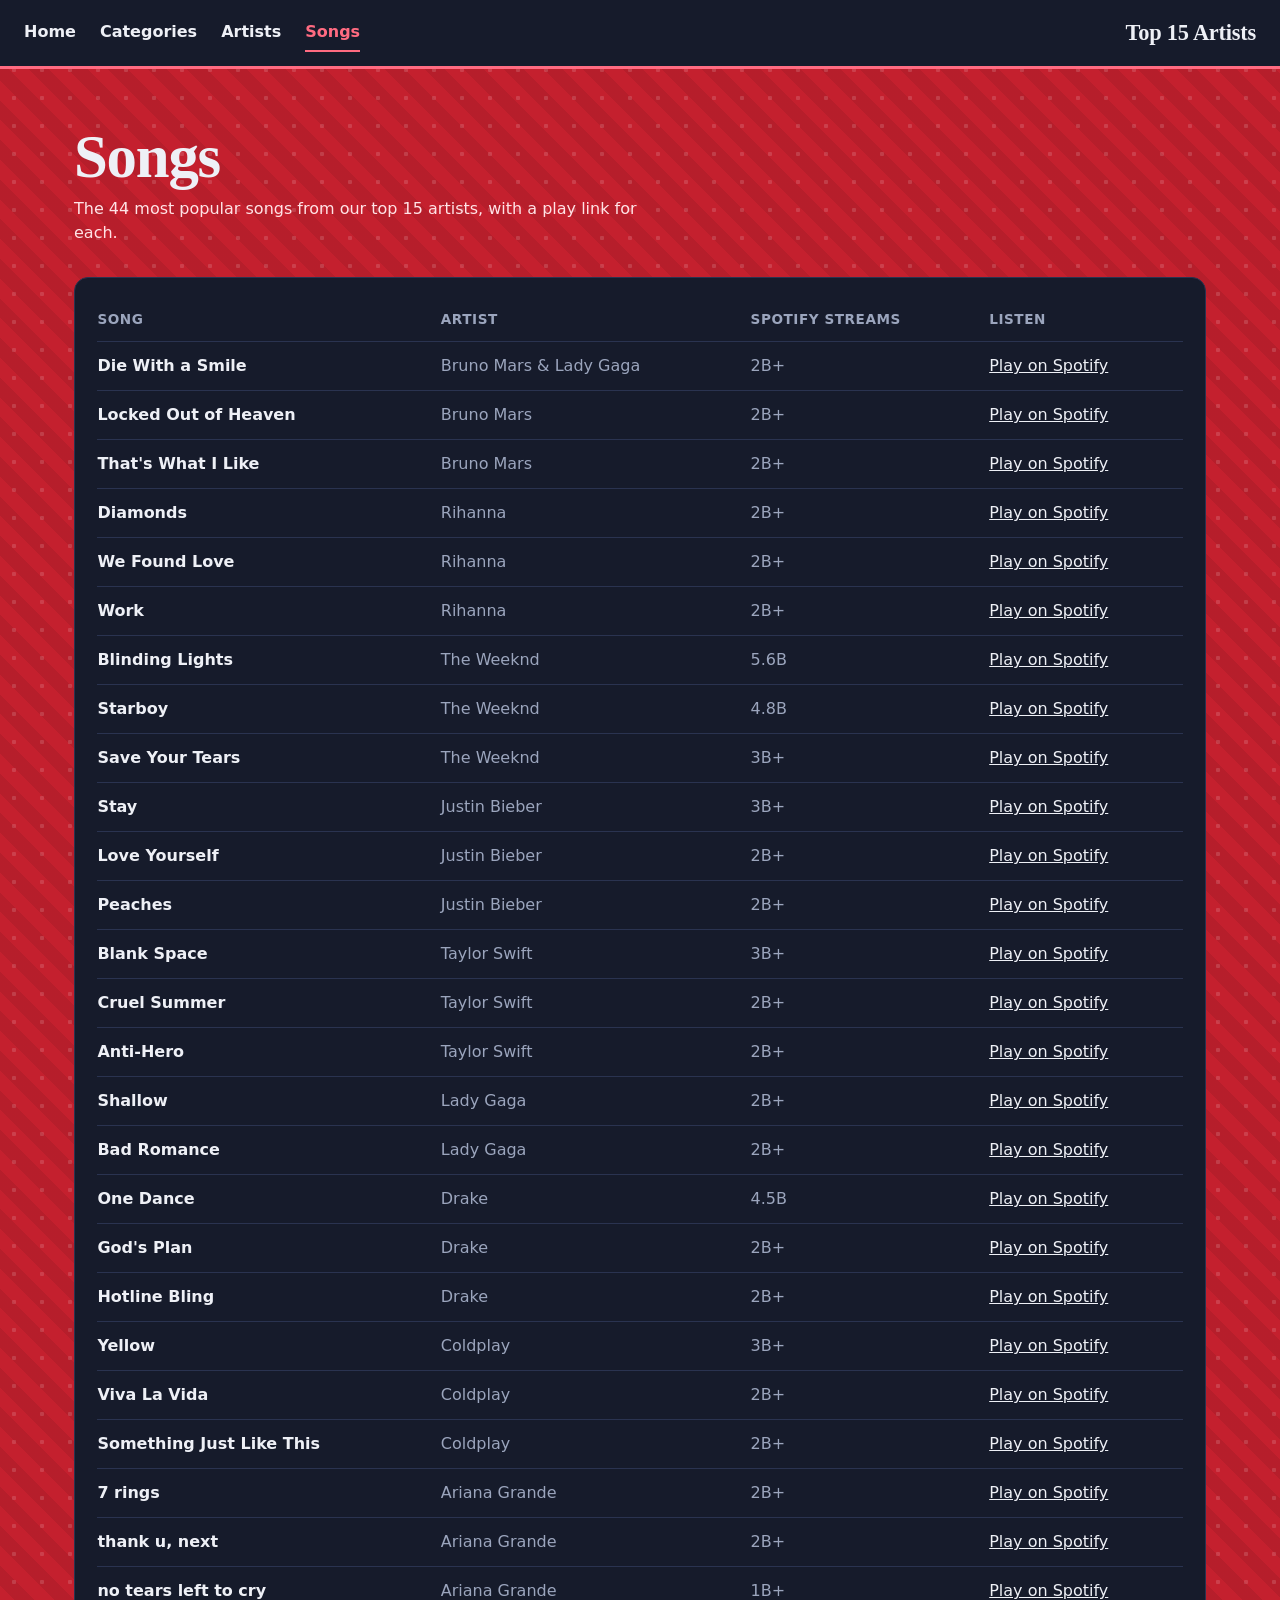
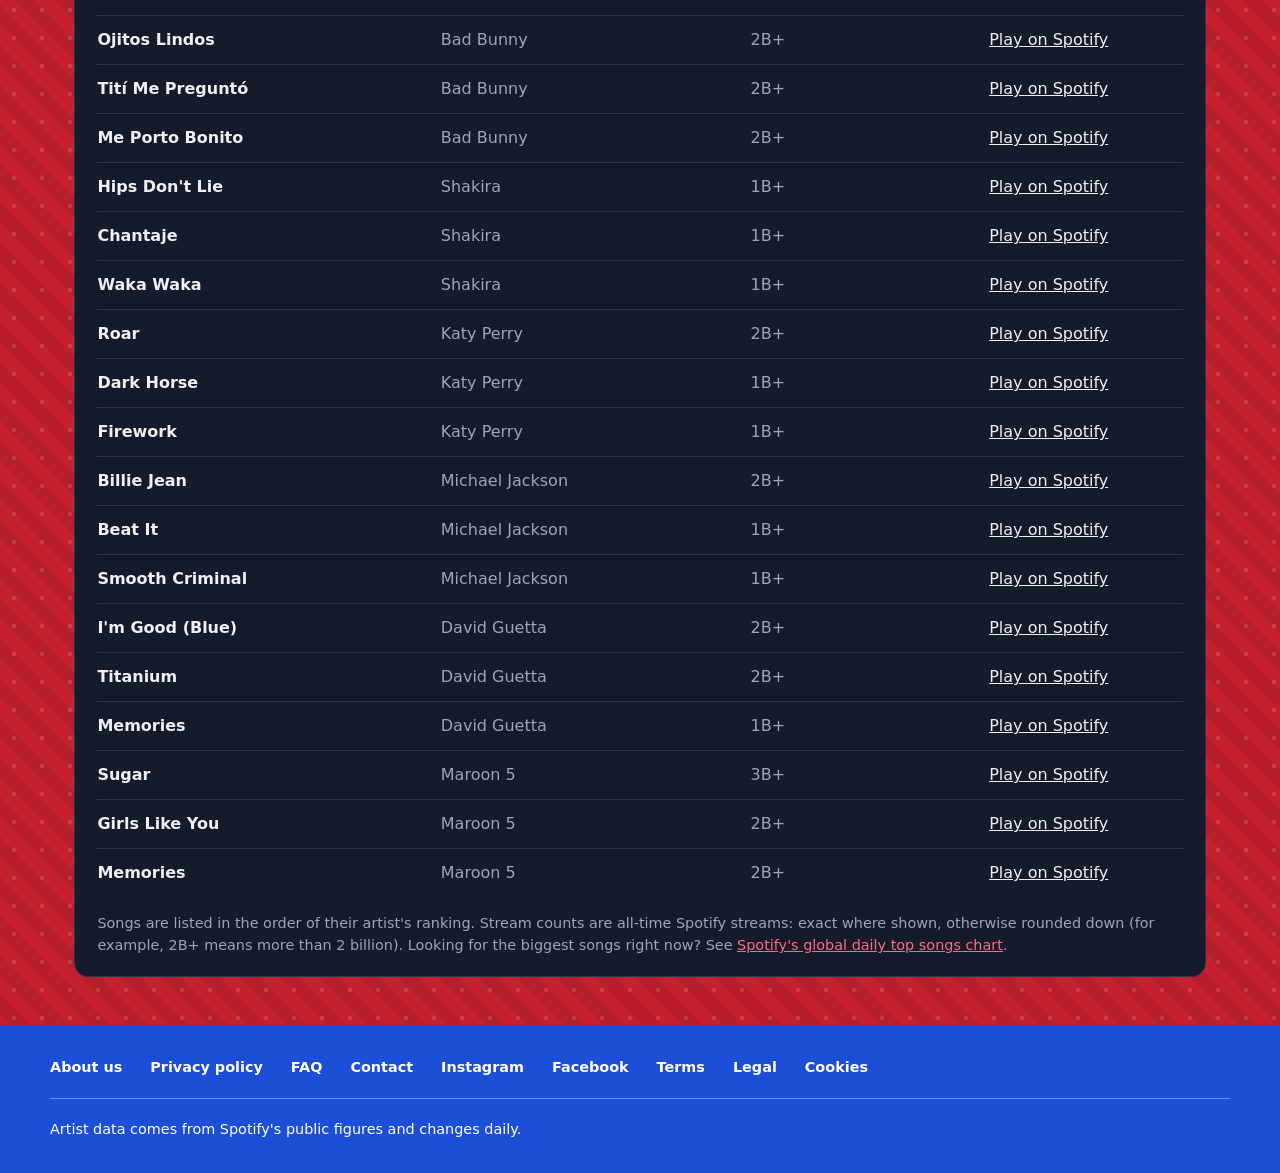
<file: songs.html>
<!DOCTYPE html>
<html lang="en">
<head>
  <meta charset="UTF-8">
  <meta name="viewport" content="width=device-width, initial-scale=1">
  <title>Songs | Top 15 Artists</title>
  <link rel="stylesheet" href="styles.css">
</head>
<body>
  <header class="top-bar" id="top">
    <nav class="main-nav" aria-label="Main">
      <ul>
        <li><a href="index.html">Home</a></li>
        <li><a href="categories.html">Categories</a></li>
        <li><a href="artists.html">Artists</a></li>
        <li><a href="songs.html" aria-current="page">Songs</a></li>
      </ul>
    </nav>
    <p class="brand">Top 15 Artists</p>
  </header>

  <header class="site-header">
    <h1>Songs</h1>
    <p>The 44 most popular songs from our top 15 artists, with a play link for each.</p>
  </header>

  <main class="table-layout">
    <section class="card table-card" aria-label="Songs">
      <div class="table-wrap">
        <table class="data-table">
          <caption class="sr-only">The most popular songs of the 15 artists</caption>
          <thead>
            <tr><th scope="col">Song</th><th scope="col">Artist</th><th scope="col">Spotify streams</th><th scope="col">Listen</th></tr>
          </thead>
          <tbody>
          <tr>
            <th scope="row">Die With a Smile</th>
            <td>Bruno Mars &amp; Lady Gaga</td>
            <td>2B+</td>
            <td><a href="https://open.spotify.com/search/Die%20With%20a%20Smile%20Bruno%20Mars" target="_blank" rel="noopener noreferrer">Play on Spotify</a></td>
          </tr>
          <tr>
            <th scope="row">Locked Out of Heaven</th>
            <td>Bruno Mars</td>
            <td>2B+</td>
            <td><a href="https://open.spotify.com/search/Locked%20Out%20of%20Heaven%20Bruno%20Mars" target="_blank" rel="noopener noreferrer">Play on Spotify</a></td>
          </tr>
          <tr>
            <th scope="row">That&#x27;s What I Like</th>
            <td>Bruno Mars</td>
            <td>2B+</td>
            <td><a href="https://open.spotify.com/search/That%27s%20What%20I%20Like%20Bruno%20Mars" target="_blank" rel="noopener noreferrer">Play on Spotify</a></td>
          </tr>
          <tr>
            <th scope="row">Diamonds</th>
            <td>Rihanna</td>
            <td>2B+</td>
            <td><a href="https://open.spotify.com/search/Diamonds%20Rihanna" target="_blank" rel="noopener noreferrer">Play on Spotify</a></td>
          </tr>
          <tr>
            <th scope="row">We Found Love</th>
            <td>Rihanna</td>
            <td>2B+</td>
            <td><a href="https://open.spotify.com/search/We%20Found%20Love%20Rihanna" target="_blank" rel="noopener noreferrer">Play on Spotify</a></td>
          </tr>
          <tr>
            <th scope="row">Work</th>
            <td>Rihanna</td>
            <td>2B+</td>
            <td><a href="https://open.spotify.com/search/Work%20Rihanna" target="_blank" rel="noopener noreferrer">Play on Spotify</a></td>
          </tr>
          <tr>
            <th scope="row">Blinding Lights</th>
            <td>The Weeknd</td>
            <td>5.6B</td>
            <td><a href="https://open.spotify.com/search/Blinding%20Lights%20The%20Weeknd" target="_blank" rel="noopener noreferrer">Play on Spotify</a></td>
          </tr>
          <tr>
            <th scope="row">Starboy</th>
            <td>The Weeknd</td>
            <td>4.8B</td>
            <td><a href="https://open.spotify.com/search/Starboy%20The%20Weeknd" target="_blank" rel="noopener noreferrer">Play on Spotify</a></td>
          </tr>
          <tr>
            <th scope="row">Save Your Tears</th>
            <td>The Weeknd</td>
            <td>3B+</td>
            <td><a href="https://open.spotify.com/search/Save%20Your%20Tears%20The%20Weeknd" target="_blank" rel="noopener noreferrer">Play on Spotify</a></td>
          </tr>
          <tr>
            <th scope="row">Stay</th>
            <td>Justin Bieber</td>
            <td>3B+</td>
            <td><a href="https://open.spotify.com/search/Stay%20Justin%20Bieber" target="_blank" rel="noopener noreferrer">Play on Spotify</a></td>
          </tr>
          <tr>
            <th scope="row">Love Yourself</th>
            <td>Justin Bieber</td>
            <td>2B+</td>
            <td><a href="https://open.spotify.com/search/Love%20Yourself%20Justin%20Bieber" target="_blank" rel="noopener noreferrer">Play on Spotify</a></td>
          </tr>
          <tr>
            <th scope="row">Peaches</th>
            <td>Justin Bieber</td>
            <td>2B+</td>
            <td><a href="https://open.spotify.com/search/Peaches%20Justin%20Bieber" target="_blank" rel="noopener noreferrer">Play on Spotify</a></td>
          </tr>
          <tr>
            <th scope="row">Blank Space</th>
            <td>Taylor Swift</td>
            <td>3B+</td>
            <td><a href="https://open.spotify.com/search/Blank%20Space%20Taylor%20Swift" target="_blank" rel="noopener noreferrer">Play on Spotify</a></td>
          </tr>
          <tr>
            <th scope="row">Cruel Summer</th>
            <td>Taylor Swift</td>
            <td>2B+</td>
            <td><a href="https://open.spotify.com/search/Cruel%20Summer%20Taylor%20Swift" target="_blank" rel="noopener noreferrer">Play on Spotify</a></td>
          </tr>
          <tr>
            <th scope="row">Anti-Hero</th>
            <td>Taylor Swift</td>
            <td>2B+</td>
            <td><a href="https://open.spotify.com/search/Anti-Hero%20Taylor%20Swift" target="_blank" rel="noopener noreferrer">Play on Spotify</a></td>
          </tr>
          <tr>
            <th scope="row">Shallow</th>
            <td>Lady Gaga</td>
            <td>2B+</td>
            <td><a href="https://open.spotify.com/search/Shallow%20Lady%20Gaga" target="_blank" rel="noopener noreferrer">Play on Spotify</a></td>
          </tr>
          <tr>
            <th scope="row">Bad Romance</th>
            <td>Lady Gaga</td>
            <td>2B+</td>
            <td><a href="https://open.spotify.com/search/Bad%20Romance%20Lady%20Gaga" target="_blank" rel="noopener noreferrer">Play on Spotify</a></td>
          </tr>
          <tr>
            <th scope="row">One Dance</th>
            <td>Drake</td>
            <td>4.5B</td>
            <td><a href="https://open.spotify.com/search/One%20Dance%20Drake" target="_blank" rel="noopener noreferrer">Play on Spotify</a></td>
          </tr>
          <tr>
            <th scope="row">God&#x27;s Plan</th>
            <td>Drake</td>
            <td>2B+</td>
            <td><a href="https://open.spotify.com/search/God%27s%20Plan%20Drake" target="_blank" rel="noopener noreferrer">Play on Spotify</a></td>
          </tr>
          <tr>
            <th scope="row">Hotline Bling</th>
            <td>Drake</td>
            <td>2B+</td>
            <td><a href="https://open.spotify.com/search/Hotline%20Bling%20Drake" target="_blank" rel="noopener noreferrer">Play on Spotify</a></td>
          </tr>
          <tr>
            <th scope="row">Yellow</th>
            <td>Coldplay</td>
            <td>3B+</td>
            <td><a href="https://open.spotify.com/search/Yellow%20Coldplay" target="_blank" rel="noopener noreferrer">Play on Spotify</a></td>
          </tr>
          <tr>
            <th scope="row">Viva La Vida</th>
            <td>Coldplay</td>
            <td>2B+</td>
            <td><a href="https://open.spotify.com/search/Viva%20La%20Vida%20Coldplay" target="_blank" rel="noopener noreferrer">Play on Spotify</a></td>
          </tr>
          <tr>
            <th scope="row">Something Just Like This</th>
            <td>Coldplay</td>
            <td>2B+</td>
            <td><a href="https://open.spotify.com/search/Something%20Just%20Like%20This%20Coldplay" target="_blank" rel="noopener noreferrer">Play on Spotify</a></td>
          </tr>
          <tr>
            <th scope="row">7 rings</th>
            <td>Ariana Grande</td>
            <td>2B+</td>
            <td><a href="https://open.spotify.com/search/7%20rings%20Ariana%20Grande" target="_blank" rel="noopener noreferrer">Play on Spotify</a></td>
          </tr>
          <tr>
            <th scope="row">thank u, next</th>
            <td>Ariana Grande</td>
            <td>2B+</td>
            <td><a href="https://open.spotify.com/search/thank%20u%2C%20next%20Ariana%20Grande" target="_blank" rel="noopener noreferrer">Play on Spotify</a></td>
          </tr>
          <tr>
            <th scope="row">no tears left to cry</th>
            <td>Ariana Grande</td>
            <td>1B+</td>
            <td><a href="https://open.spotify.com/search/no%20tears%20left%20to%20cry%20Ariana%20Grande" target="_blank" rel="noopener noreferrer">Play on Spotify</a></td>
          </tr>
          <tr>
            <th scope="row">Ojitos Lindos</th>
            <td>Bad Bunny</td>
            <td>2B+</td>
            <td><a href="https://open.spotify.com/search/Ojitos%20Lindos%20Bad%20Bunny" target="_blank" rel="noopener noreferrer">Play on Spotify</a></td>
          </tr>
          <tr>
            <th scope="row">Tití Me Preguntó</th>
            <td>Bad Bunny</td>
            <td>2B+</td>
            <td><a href="https://open.spotify.com/search/Tit%C3%AD%20Me%20Pregunt%C3%B3%20Bad%20Bunny" target="_blank" rel="noopener noreferrer">Play on Spotify</a></td>
          </tr>
          <tr>
            <th scope="row">Me Porto Bonito</th>
            <td>Bad Bunny</td>
            <td>2B+</td>
            <td><a href="https://open.spotify.com/search/Me%20Porto%20Bonito%20Bad%20Bunny" target="_blank" rel="noopener noreferrer">Play on Spotify</a></td>
          </tr>
          <tr>
            <th scope="row">Hips Don&#x27;t Lie</th>
            <td>Shakira</td>
            <td>1B+</td>
            <td><a href="https://open.spotify.com/search/Hips%20Don%27t%20Lie%20Shakira" target="_blank" rel="noopener noreferrer">Play on Spotify</a></td>
          </tr>
          <tr>
            <th scope="row">Chantaje</th>
            <td>Shakira</td>
            <td>1B+</td>
            <td><a href="https://open.spotify.com/search/Chantaje%20Shakira" target="_blank" rel="noopener noreferrer">Play on Spotify</a></td>
          </tr>
          <tr>
            <th scope="row">Waka Waka</th>
            <td>Shakira</td>
            <td>1B+</td>
            <td><a href="https://open.spotify.com/search/Waka%20Waka%20Shakira" target="_blank" rel="noopener noreferrer">Play on Spotify</a></td>
          </tr>
          <tr>
            <th scope="row">Roar</th>
            <td>Katy Perry</td>
            <td>2B+</td>
            <td><a href="https://open.spotify.com/search/Roar%20Katy%20Perry" target="_blank" rel="noopener noreferrer">Play on Spotify</a></td>
          </tr>
          <tr>
            <th scope="row">Dark Horse</th>
            <td>Katy Perry</td>
            <td>1B+</td>
            <td><a href="https://open.spotify.com/search/Dark%20Horse%20Katy%20Perry" target="_blank" rel="noopener noreferrer">Play on Spotify</a></td>
          </tr>
          <tr>
            <th scope="row">Firework</th>
            <td>Katy Perry</td>
            <td>1B+</td>
            <td><a href="https://open.spotify.com/search/Firework%20Katy%20Perry" target="_blank" rel="noopener noreferrer">Play on Spotify</a></td>
          </tr>
          <tr>
            <th scope="row">Billie Jean</th>
            <td>Michael Jackson</td>
            <td>2B+</td>
            <td><a href="https://open.spotify.com/search/Billie%20Jean%20Michael%20Jackson" target="_blank" rel="noopener noreferrer">Play on Spotify</a></td>
          </tr>
          <tr>
            <th scope="row">Beat It</th>
            <td>Michael Jackson</td>
            <td>1B+</td>
            <td><a href="https://open.spotify.com/search/Beat%20It%20Michael%20Jackson" target="_blank" rel="noopener noreferrer">Play on Spotify</a></td>
          </tr>
          <tr>
            <th scope="row">Smooth Criminal</th>
            <td>Michael Jackson</td>
            <td>1B+</td>
            <td><a href="https://open.spotify.com/search/Smooth%20Criminal%20Michael%20Jackson" target="_blank" rel="noopener noreferrer">Play on Spotify</a></td>
          </tr>
          <tr>
            <th scope="row">I&#x27;m Good (Blue)</th>
            <td>David Guetta</td>
            <td>2B+</td>
            <td><a href="https://open.spotify.com/search/I%27m%20Good%20%28Blue%29%20David%20Guetta" target="_blank" rel="noopener noreferrer">Play on Spotify</a></td>
          </tr>
          <tr>
            <th scope="row">Titanium</th>
            <td>David Guetta</td>
            <td>2B+</td>
            <td><a href="https://open.spotify.com/search/Titanium%20David%20Guetta" target="_blank" rel="noopener noreferrer">Play on Spotify</a></td>
          </tr>
          <tr>
            <th scope="row">Memories</th>
            <td>David Guetta</td>
            <td>1B+</td>
            <td><a href="https://open.spotify.com/search/Memories%20David%20Guetta" target="_blank" rel="noopener noreferrer">Play on Spotify</a></td>
          </tr>
          <tr>
            <th scope="row">Sugar</th>
            <td>Maroon 5</td>
            <td>3B+</td>
            <td><a href="https://open.spotify.com/search/Sugar%20Maroon%205" target="_blank" rel="noopener noreferrer">Play on Spotify</a></td>
          </tr>
          <tr>
            <th scope="row">Girls Like You</th>
            <td>Maroon 5</td>
            <td>2B+</td>
            <td><a href="https://open.spotify.com/search/Girls%20Like%20You%20Maroon%205" target="_blank" rel="noopener noreferrer">Play on Spotify</a></td>
          </tr>
          <tr>
            <th scope="row">Memories</th>
            <td>Maroon 5</td>
            <td>2B+</td>
            <td><a href="https://open.spotify.com/search/Memories%20Maroon%205" target="_blank" rel="noopener noreferrer">Play on Spotify</a></td>
          </tr>
          </tbody>
        </table>
      </div>
      <p class="table-note">Songs are listed in the order of their artist's ranking. Stream counts are all-time Spotify streams: exact where shown, otherwise rounded down (for example, 2B+ means more than 2 billion). Looking for the biggest songs right now? See <a href="https://charts.spotify.com/charts/view/regional-global-daily/latest" target="_blank" rel="noopener noreferrer">Spotify's global daily top songs chart</a>.</p>
    </section>
  </main>

  <footer class="site-footer">
    <div class="footer-inner">
    <nav class="footer-nav" aria-label="Footer">
      <ul>
        <li><a href="about.html">About us</a></li>
        <li><a href="privacy.html">Privacy policy</a></li>
        <li><a href="faq.html">FAQ</a></li>
        <li><a href="contact.html">Contact</a></li>
        <li><a href="https://www.instagram.com/" target="_blank" rel="noopener noreferrer">Instagram</a></li>
        <li><a href="https://www.facebook.com/" target="_blank" rel="noopener noreferrer">Facebook</a></li>
        <li><a href="terms.html">Terms</a></li>
        <li><a href="legal.html">Legal</a></li>
        <li><a href="cookies.html">Cookies</a></li>
      </ul>
    </nav>
    <p>Artist data comes from Spotify's public figures and changes daily.</p>
    </div>
  </footer>
</body>
</html>
</file>
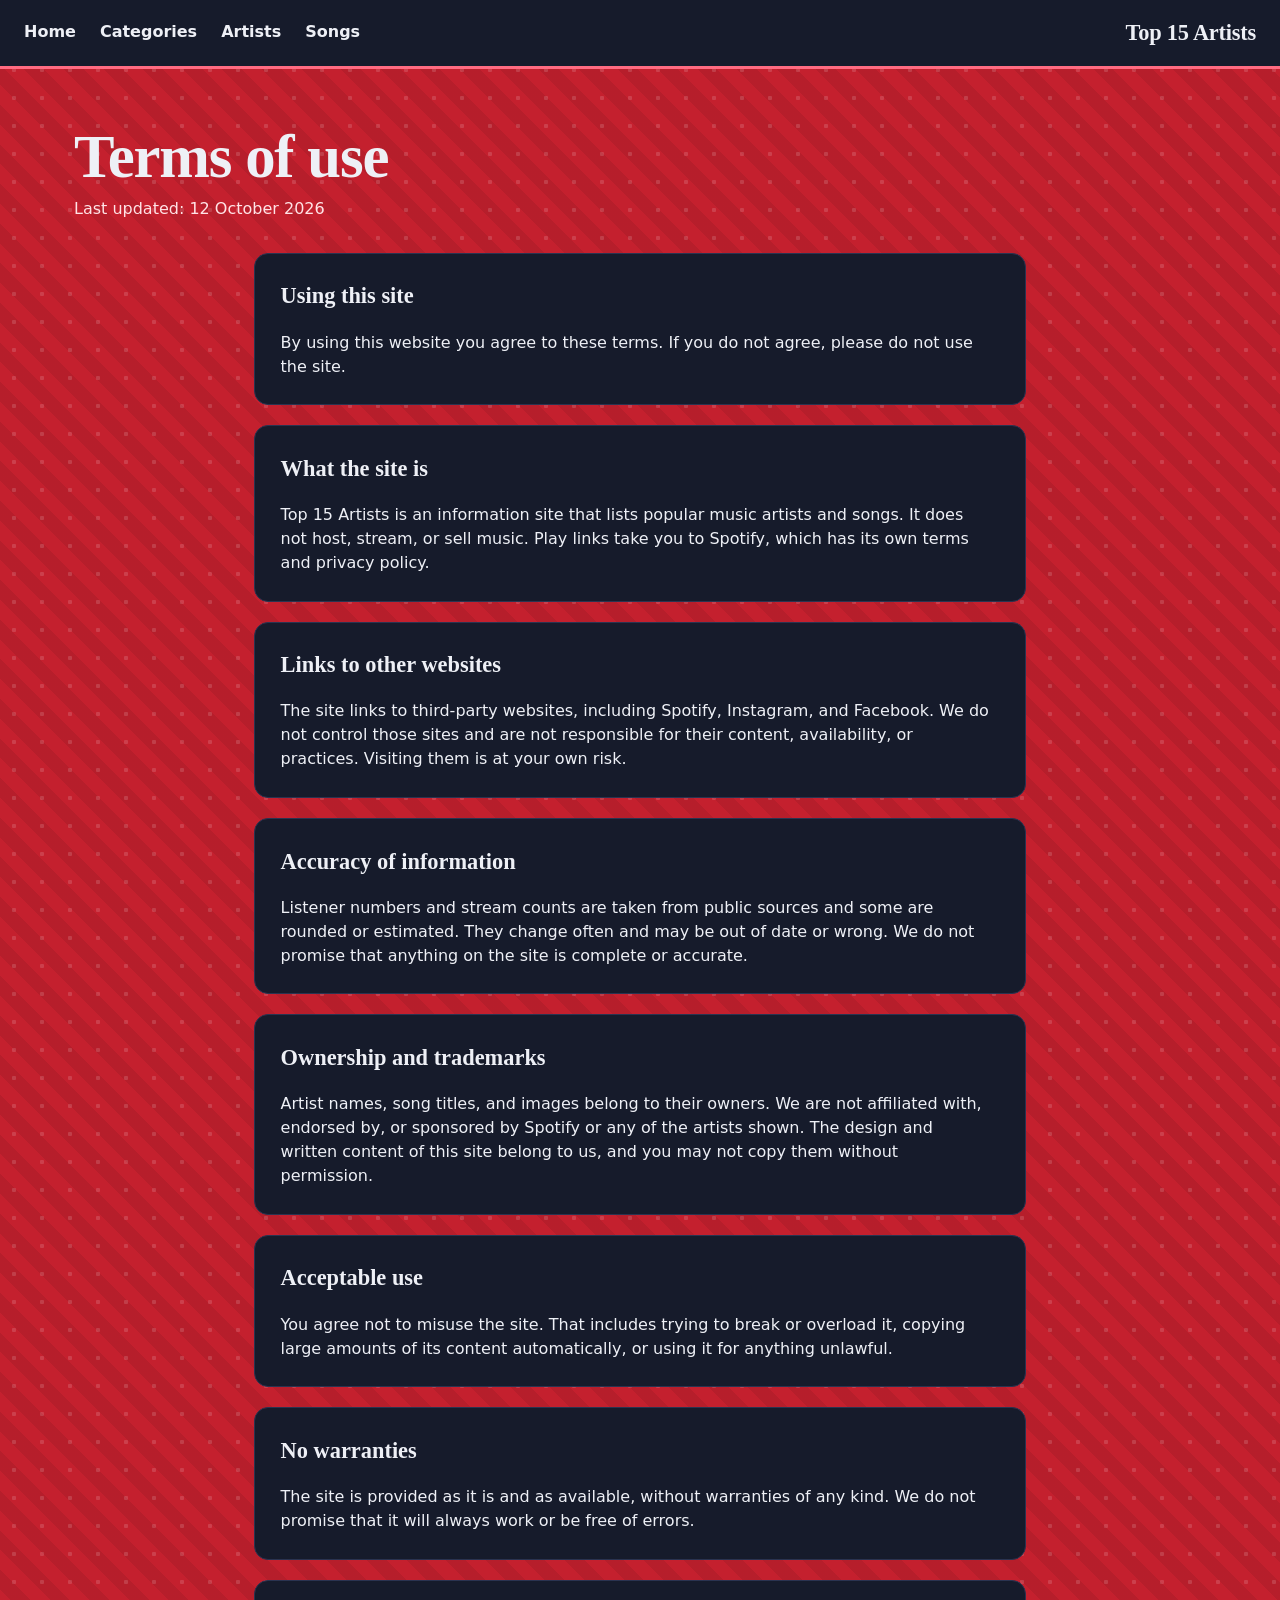
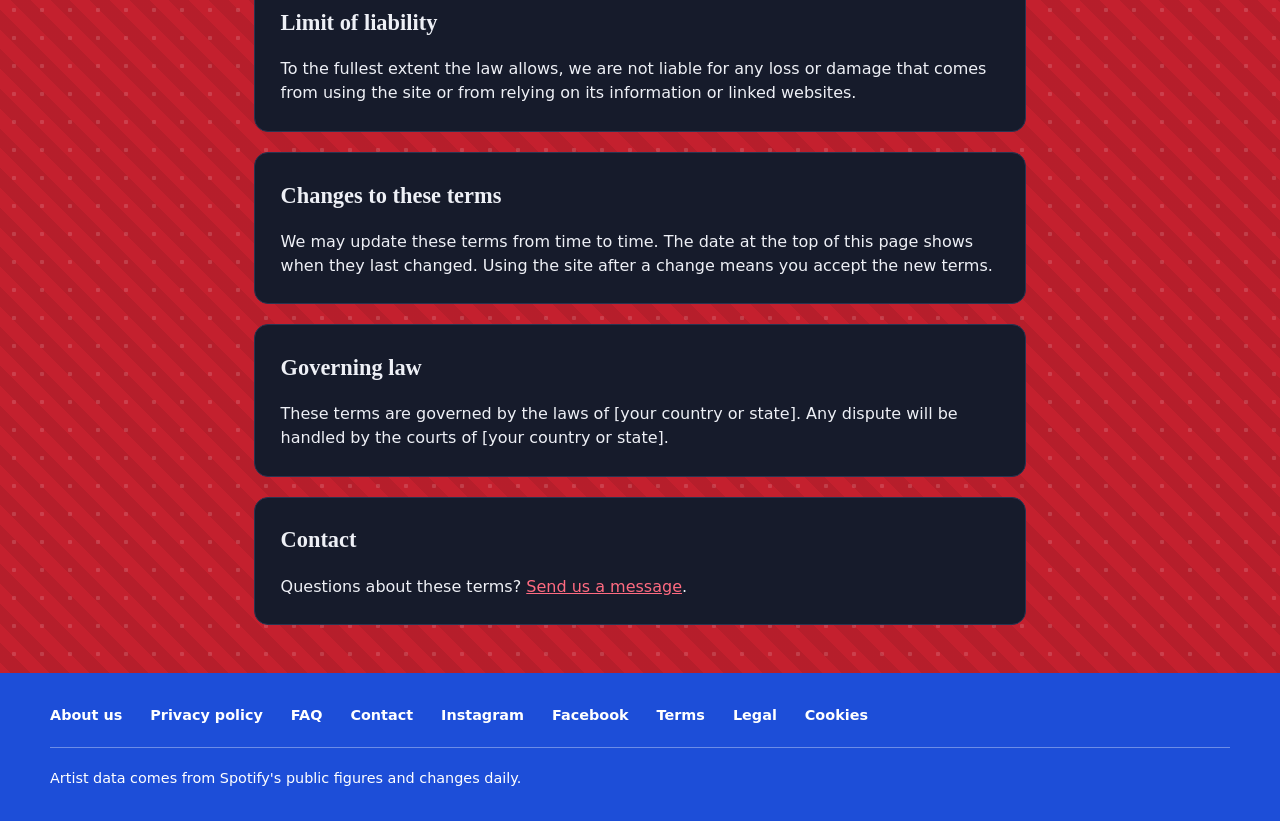
<file: terms.html>
<!DOCTYPE html>
<html lang="en">
<head>
  <meta charset="UTF-8">
  <meta name="viewport" content="width=device-width, initial-scale=1">
  <title>Terms | Top 15 Artists</title>
  <link rel="stylesheet" href="styles.css">
</head>
<body>
  <header class="top-bar" id="top">
    <nav class="main-nav" aria-label="Main">
      <ul>
        <li><a href="index.html">Home</a></li>
        <li><a href="categories.html">Categories</a></li>
        <li><a href="artists.html">Artists</a></li>
        <li><a href="songs.html">Songs</a></li>
      </ul>
    </nav>
    <p class="brand">Top 15 Artists</p>
  </header>

  <header class="site-header">
    <h1>Terms of use</h1>
    <p>Last updated: 12 October 2026</p>
  </header>

  <main class="about-layout">
    <section class="card about-card" aria-labelledby="t1">
      <h2 class="contact-title" id="t1">Using this site</h2>
      <p>By using this website you agree to these terms. If you do not agree, please do not use the site.</p>
    </section>
    <section class="card about-card" aria-labelledby="t2">
      <h2 class="contact-title" id="t2">What the site is</h2>
      <p>Top 15 Artists is an information site that lists popular music artists and songs. It does not host, stream, or sell music. Play links take you to Spotify, which has its own terms and privacy policy.</p>
    </section>
    <section class="card about-card" aria-labelledby="t3">
      <h2 class="contact-title" id="t3">Links to other websites</h2>
      <p>The site links to third-party websites, including Spotify, Instagram, and Facebook. We do not control those sites and are not responsible for their content, availability, or practices. Visiting them is at your own risk.</p>
    </section>
    <section class="card about-card" aria-labelledby="t4">
      <h2 class="contact-title" id="t4">Accuracy of information</h2>
      <p>Listener numbers and stream counts are taken from public sources and some are rounded or estimated. They change often and may be out of date or wrong. We do not promise that anything on the site is complete or accurate.</p>
    </section>
    <section class="card about-card" aria-labelledby="t5">
      <h2 class="contact-title" id="t5">Ownership and trademarks</h2>
      <p>Artist names, song titles, and images belong to their owners. We are not affiliated with, endorsed by, or sponsored by Spotify or any of the artists shown. The design and written content of this site belong to us, and you may not copy them without permission.</p>
    </section>
    <section class="card about-card" aria-labelledby="t6">
      <h2 class="contact-title" id="t6">Acceptable use</h2>
      <p>You agree not to misuse the site. That includes trying to break or overload it, copying large amounts of its content automatically, or using it for anything unlawful.</p>
    </section>
    <section class="card about-card" aria-labelledby="t7">
      <h2 class="contact-title" id="t7">No warranties</h2>
      <p>The site is provided as it is and as available, without warranties of any kind. We do not promise that it will always work or be free of errors.</p>
    </section>
    <section class="card about-card" aria-labelledby="t8">
      <h2 class="contact-title" id="t8">Limit of liability</h2>
      <p>To the fullest extent the law allows, we are not liable for any loss or damage that comes from using the site or from relying on its information or linked websites.</p>
    </section>
    <section class="card about-card" aria-labelledby="t9">
      <h2 class="contact-title" id="t9">Changes to these terms</h2>
      <p>We may update these terms from time to time. The date at the top of this page shows when they last changed. Using the site after a change means you accept the new terms.</p>
    </section>
    <section class="card about-card" aria-labelledby="t10">
      <h2 class="contact-title" id="t10">Governing law</h2>
      <p>These terms are governed by the laws of [your country or state]. Any dispute will be handled by the courts of [your country or state].</p>
    </section>
    <section class="card about-card" aria-labelledby="t11">
      <h2 class="contact-title" id="t11">Contact</h2>
      <p>Questions about these terms? <a href="contact.html">Send us a message</a>.</p>
    </section>
  </main>

  <footer class="site-footer">
    <div class="footer-inner">
    <nav class="footer-nav" aria-label="Footer">
      <ul>
        <li><a href="about.html">About us</a></li>
        <li><a href="privacy.html">Privacy policy</a></li>
        <li><a href="faq.html">FAQ</a></li>
        <li><a href="contact.html">Contact</a></li>
        <li><a href="https://www.instagram.com/" target="_blank" rel="noopener noreferrer">Instagram</a></li>
        <li><a href="https://www.facebook.com/" target="_blank" rel="noopener noreferrer">Facebook</a></li>
        <li><a href="terms.html" aria-current="page">Terms</a></li>
        <li><a href="legal.html">Legal</a></li>
        <li><a href="cookies.html">Cookies</a></li>
      </ul>
    </nav>
    <p>Artist data comes from Spotify's public figures and changes daily.</p>
    </div>
  </footer>
</body>
</html>
</file>
<file: styles.css>
:root {
  --bg: #c4202e;
  --panel: #161b2b;
  --panel-edge: #2a3350;
  --text: #eef0f6;
  --muted: #9ba5bd;
  --accent: #ff6b81;
  --bar-track: #2a3350;
  --radius: 14px;
}

* { box-sizing: border-box; }

html { scroll-padding-top: 5rem; }

body {
  margin: 0;
  background-color: var(--bg);
  /* pattern: soft dots over diagonal stripes; edit or remove these two lines to change it */
  background-image:
    radial-gradient(rgba(255, 255, 255, 0.14) 2px, transparent 2.5px),
    repeating-linear-gradient(45deg, rgba(0, 0, 0, 0.07) 0 14px, transparent 14px 28px);
  background-size: 28px 28px, auto;
  color: var(--text);
  font-family: system-ui, -apple-system, "Segoe UI", Roboto, sans-serif;
  line-height: 1.5;
}

a { color: var(--accent); }
a:focus-visible,
.card:focus-within {
  outline: 3px solid var(--accent);
  outline-offset: 3px;
}

.site-header {
  max-width: 1180px;
  margin: 0 auto;
  padding: 3.5rem 1.5rem 2rem;
}

.site-header h1 {
  margin: 0 0 0.5rem;
  font-family: Georgia, "Times New Roman", serif;
  font-size: clamp(2.2rem, 6vw, 3.8rem);
  line-height: 1.05;
  letter-spacing: -0.02em;
}

.site-header p {
  margin: 0;
  max-width: 60ch;
  color: #ffe3e6;
}

.grid {
  max-width: 1180px;
  margin: 0 auto;
  padding: 0 1.5rem 3rem;
  list-style: none;
  display: grid;
  gap: 1.25rem;
  grid-template-columns: repeat(3, 1fr);
}

.card {
  background: var(--panel);
  border: 1px solid var(--panel-edge);
  border-radius: var(--radius);
  padding: 1.4rem 1.4rem 1.2rem;
}

.card-top {
  display: flex;
  align-items: baseline;
  gap: 0.9rem;
}

.rank {
  font-family: Georgia, "Times New Roman", serif;
  font-size: 2.6rem;
  font-weight: 700;
  line-height: 1;
  color: var(--accent);
  min-width: 2.2ch;
}

.artist {
  margin: 0;
  font-family: Georgia, "Times New Roman", serif;
  font-size: 1.55rem;
  line-height: 1.15;
}

.listeners {
  margin: 0.9rem 0 0.4rem;
  font-size: 1.05rem;
}

.listeners strong {
  font-size: 1.5rem;
  font-variant-numeric: tabular-nums;
}

.listeners span { color: var(--muted); }

.bar {
  height: 6px;
  border-radius: 3px;
  background: var(--bar-track);
  overflow: hidden;
}

.bar > i {
  display: block;
  height: 100%;
  background: var(--accent);
}

.songs {
  margin: 1.1rem 0 0;
  padding: 0;
  list-style: none;
  border-top: 1px solid var(--panel-edge);
}

.songs li {
  display: flex;
  justify-content: space-between;
  gap: 1rem;
  padding: 0.65rem 0;
  border-bottom: 1px solid var(--panel-edge);
}

.songs li:last-child { border-bottom: 0; padding-bottom: 0; }

.song-title { font-weight: 600; }

.song-streams {
  color: var(--muted);
  white-space: nowrap;
  font-variant-numeric: tabular-nums;
}



.photo {
  aspect-ratio: 1 / 1;
  margin: -1.4rem -1.4rem 1.1rem;
  border-radius: var(--radius) var(--radius) 0 0;
  overflow: hidden;
  background: linear-gradient(135deg, #2a3350, #161b2b);
}

.photo img {
  display: block;
  width: 100%;
  height: 100%;
  object-fit: cover;
}

.site-footer {
  background: #1d4ed8;
  color: #ffffff;
  padding: 2rem 1.5rem;
  font-size: 0.9rem;
}

.footer-inner {
  max-width: 1180px;
  margin: 0 auto;
}

.site-footer p { max-width: 75ch; margin: 0 0 0.6rem; }
.site-footer p:last-child { margin-bottom: 0; }

@media (max-width: 900px) {
  .grid { grid-template-columns: repeat(2, 1fr); }
}

@media (max-width: 600px) {
  .grid { grid-template-columns: 1fr; padding-inline: 1rem; }
  .site-header, .site-footer { padding-inline: 1rem; }
}

.song-title a {
  color: inherit;
  text-decoration: none;
}

.song-title a:hover {
  color: var(--accent);
  text-decoration: underline;
}

.top-bar {
  position: sticky;
  top: 0;
  z-index: 10;
  display: flex;
  flex-wrap: wrap;
  align-items: center;
  gap: 0.5rem 1.5rem;
  padding: 0.9rem 1.5rem;
  background: var(--panel);
  border-bottom: 3px solid var(--accent);
}

.main-nav ul {
  display: flex;
  flex-wrap: wrap;
  gap: 0.25rem 1.5rem;
  margin: 0;
  padding: 0;
  list-style: none;
}

.main-nav a {
  display: inline-block;
  padding: 0.35rem 0;
  color: var(--text);
  font-weight: 600;
  text-decoration: none;
  border-bottom: 2px solid transparent;
}

.main-nav a:hover,
.main-nav a[aria-current="page"] {
  color: var(--accent);
  border-bottom-color: var(--accent);
}

.brand {
  margin: 0 0 0 auto;
  font-family: Georgia, "Times New Roman", serif;
  font-size: 1.4rem;
  font-weight: 700;
  letter-spacing: -0.01em;
}

@media (max-width: 600px) {
  .top-bar { padding-inline: 1rem; }
  .brand { order: -1; margin: 0; width: 100%; }
}

.artist a {
  color: inherit;
  text-decoration: none;
}

.artist a:hover {
  color: var(--accent);
  text-decoration: underline;
}

.footer-nav {
  margin-bottom: 1.25rem;
  padding-bottom: 1.25rem;
  border-bottom: 1px solid rgba(255, 255, 255, 0.35);
}

.footer-nav ul {
  display: flex;
  flex-wrap: wrap;
  gap: 0.5rem 1.75rem;
  margin: 0;
  padding: 0;
  list-style: none;
}

.footer-nav a {
  color: #ffffff;
  font-weight: 600;
  text-decoration: none;
}

.footer-nav a:hover { text-decoration: underline; }

.footer-nav a:focus-visible {
  outline: 3px solid #ffffff;
  outline-offset: 3px;
}

.contact-layout {
  max-width: 1180px;
  margin: 0 auto;
  padding: 0 1.5rem 3rem;
  display: grid;
  gap: 1.25rem;
  grid-template-columns: 2fr 1fr;
  align-items: start;
}

.contact-card { padding: 1.6rem; }

.contact-title {
  margin: 0 0 1.1rem;
  font-family: Georgia, "Times New Roman", serif;
  font-size: 1.4rem;
}

.field { margin-bottom: 1rem; }

.field label {
  display: block;
  margin-bottom: 0.35rem;
  font-weight: 600;
}

.field input,
.field select,
.field textarea {
  width: 100%;
  padding: 0.7rem 0.8rem;
  border: 1px solid var(--panel-edge);
  border-radius: 8px;
  background: #0f1422;
  color: var(--text);
  font: inherit;
}

.field textarea { resize: vertical; }

.field input:focus-visible,
.field select:focus-visible,
.field textarea:focus-visible {
  outline: 3px solid var(--accent);
  outline-offset: 1px;
}

.button {
  padding: 0.75rem 1.6rem;
  border: 0;
  border-radius: 8px;
  background: var(--accent);
  color: #1a0a0d;
  font: inherit;
  font-weight: 700;
  cursor: pointer;
}

.button:hover { filter: brightness(1.08); }
.button:focus-visible { outline: 3px solid #ffffff; outline-offset: 3px; }

.form-note {
  margin: 0.75rem 0 0;
  color: var(--muted);
  font-size: 0.9rem;
}

.details { margin: 0; }
.details dt { font-weight: 700; margin-top: 1rem; }
.details dt:first-child { margin-top: 0; }
.details dd { margin: 0.2rem 0 0; color: var(--muted); }

@media (max-width: 900px) {
  .contact-layout { grid-template-columns: 1fr; }
}

@media (max-width: 600px) {
  .contact-layout { padding-inline: 1rem; }
}

.about-layout {
  max-width: 820px;
  margin: 0 auto;
  padding: 0 1.5rem 3rem;
  display: grid;
  gap: 1.25rem;
}

.about-card { padding: 1.6rem; }
.about-card p { margin: 0 0 0.9rem; max-width: 70ch; }
.about-card p:last-child { margin-bottom: 0; }

@media (max-width: 600px) {
  .about-layout { padding-inline: 1rem; }
}

.faq details {
  border-bottom: 1px solid var(--panel-edge);
  padding: 0.9rem 0;
}

.faq details:first-child { padding-top: 0; }
.faq details:last-child { border-bottom: 0; padding-bottom: 0; }

.faq summary {
  cursor: pointer;
  font-weight: 600;
}

.faq summary:focus-visible {
  outline: 3px solid var(--accent);
  outline-offset: 3px;
}

.faq details p {
  margin: 0.6rem 0 0;
  color: var(--muted);
}

.category { display: flex; flex-direction: column; }

.cat-blurb { margin: 0 0 1rem; color: var(--muted); }

.chips {
  display: flex;
  flex-wrap: wrap;
  gap: 0.5rem;
  margin: 0 0 1.25rem;
  padding: 0;
  list-style: none;
}

.chips a {
  display: inline-block;
  padding: 0.3rem 0.8rem;
  border: 1px solid var(--panel-edge);
  border-radius: 999px;
  color: var(--text);
  font-size: 0.9rem;
  text-decoration: none;
}

.chips a:hover {
  border-color: var(--accent);
  color: var(--accent);
}

.cat-link {
  margin-top: auto;
  font-weight: 600;
}

.table-layout {
  max-width: 1180px;
  margin: 0 auto;
  padding: 0 1.5rem 3rem;
}

.table-card { padding: 1.2rem 1.4rem; }

.table-wrap { overflow-x: auto; }

.data-table {
  width: 100%;
  min-width: 560px;
  border-collapse: collapse;
  text-align: left;
}

.data-table th,
.data-table td {
  padding: 0.75rem 0.9rem 0.75rem 0;
  border-bottom: 1px solid var(--panel-edge);
  vertical-align: top;
}

.data-table thead th {
  color: var(--muted);
  font-size: 0.85rem;
  font-weight: 600;
  text-transform: uppercase;
  letter-spacing: 0.04em;
}

.data-table tbody th { font-weight: 600; }
.data-table td { color: var(--muted); }
.data-table tbody tr:last-child th,
.data-table tbody tr:last-child td { border-bottom: 0; }

.data-table a { color: var(--text); }
.data-table a:hover { color: var(--accent); }

.table-note {
  margin: 1rem 0 0;
  color: var(--muted);
  font-size: 0.9rem;
}

.sr-only {
  position: absolute;
  width: 1px;
  height: 1px;
  overflow: hidden;
  clip: rect(0 0 0 0);
  white-space: nowrap;
}

@media (max-width: 600px) {
  .table-layout { padding-inline: 1rem; }
}
</file>
